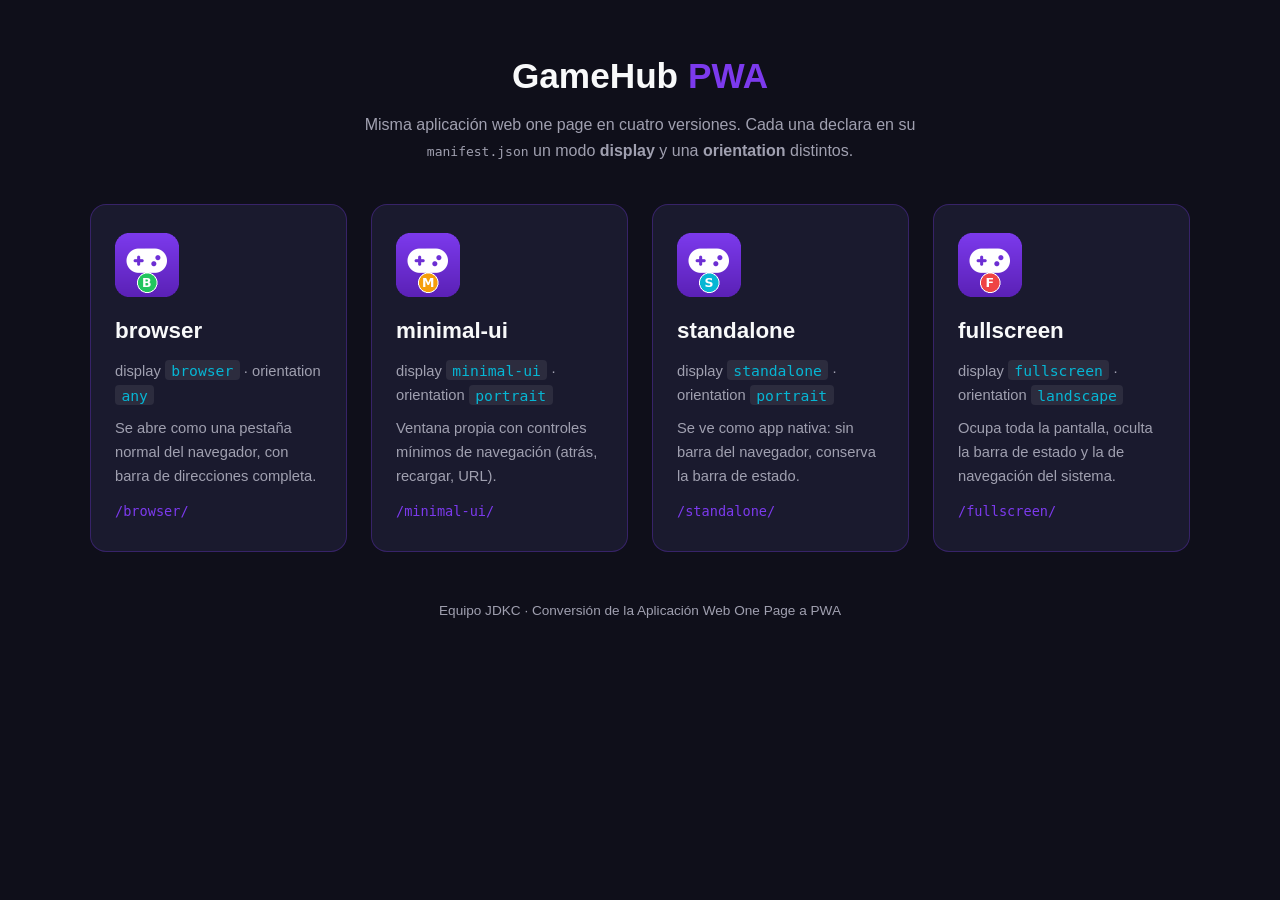
<file: index.html>
<!DOCTYPE html>
<html lang="es">
<head>
    <meta charset="UTF-8">
    <meta name="viewport" content="width=device-width, initial-scale=1.0">
    <title>GameHub PWA · Versiones display + orientation</title>
    <link rel="icon" type="image/png" href="favicon.png">
    <meta name="theme-color" content="#0f0f1a">
    <style>
        * { margin: 0; padding: 0; box-sizing: border-box; }
        body {
            font-family: 'Segoe UI', Tahoma, Geneva, Verdana, sans-serif;
            background: #0f0f1a; color: #f8f9fa; line-height: 1.6;
            min-height: 100vh; padding: 3rem 5%;
        }
        h1 { font-size: 2.2rem; text-align: center; }
        h1 span { color: #7c3aed; }
        .sub { text-align: center; color: #a0a0b0; margin: 0.5rem auto 2.5rem; max-width: 640px; }
        .grid { display: grid; grid-template-columns: repeat(auto-fit, minmax(230px, 1fr)); gap: 1.5rem; max-width: 1100px; margin: 0 auto; }
        a.card {
            display: block; text-decoration: none; color: inherit;
            background: #1a1a2e; border: 1px solid rgba(124, 58, 237, 0.3);
            border-radius: 16px; padding: 1.8rem 1.5rem; transition: all 0.3s ease;
        }
        a.card:hover { transform: translateY(-6px); border-color: #7c3aed; box-shadow: 0 10px 30px rgba(124, 58, 237, 0.3); }
        .card img { width: 64px; height: 64px; display: block; margin-bottom: 1rem; }
        .card h2 { font-size: 1.4rem; }
        .card code { background: rgba(255,255,255,0.08); padding: 0.1rem 0.4rem; border-radius: 4px; color: #06b6d4; }
        .card p { color: #a0a0b0; font-size: 0.92rem; margin-top: 0.6rem; }
        .ruta { font-family: monospace; font-size: 0.85rem; color: #7c3aed; margin-top: 0.8rem; }
        footer { text-align: center; color: #a0a0b0; font-size: 0.85rem; margin-top: 3rem; }
    </style>
</head>
<body>
    <h1>GameHub <span>PWA</span></h1>
    <p class="sub">Misma aplicación web one page en cuatro versiones. Cada una declara en su <code>manifest.json</code> un modo <b>display</b> y una <b>orientation</b> distintos.</p>

    <div class="grid">
        <a class="card" href="browser/">
            <img src="browser/icons/icon-128.png" alt="">
            <h2>browser</h2>
            <p>display <code>browser</code> · orientation <code>any</code></p>
            <p>Se abre como una pestaña normal del navegador, con barra de direcciones completa.</p>
            <div class="ruta">/browser/</div>
        </a>
        <a class="card" href="minimal-ui/">
            <img src="minimal-ui/icons/icon-128.png" alt="">
            <h2>minimal-ui</h2>
            <p>display <code>minimal-ui</code> · orientation <code>portrait</code></p>
            <p>Ventana propia con controles mínimos de navegación (atrás, recargar, URL).</p>
            <div class="ruta">/minimal-ui/</div>
        </a>
        <a class="card" href="standalone/">
            <img src="standalone/icons/icon-128.png" alt="">
            <h2>standalone</h2>
            <p>display <code>standalone</code> · orientation <code>portrait</code></p>
            <p>Se ve como app nativa: sin barra del navegador, conserva la barra de estado.</p>
            <div class="ruta">/standalone/</div>
        </a>
        <a class="card" href="fullscreen/">
            <img src="fullscreen/icons/icon-128.png" alt="">
            <h2>fullscreen</h2>
            <p>display <code>fullscreen</code> · orientation <code>landscape</code></p>
            <p>Ocupa toda la pantalla, oculta la barra de estado y la de navegación del sistema.</p>
            <div class="ruta">/fullscreen/</div>
        </a>
    </div>

    <footer>Equipo JDKC · Conversión de la Aplicación Web One Page a PWA</footer>
</body>
</html>
</file>
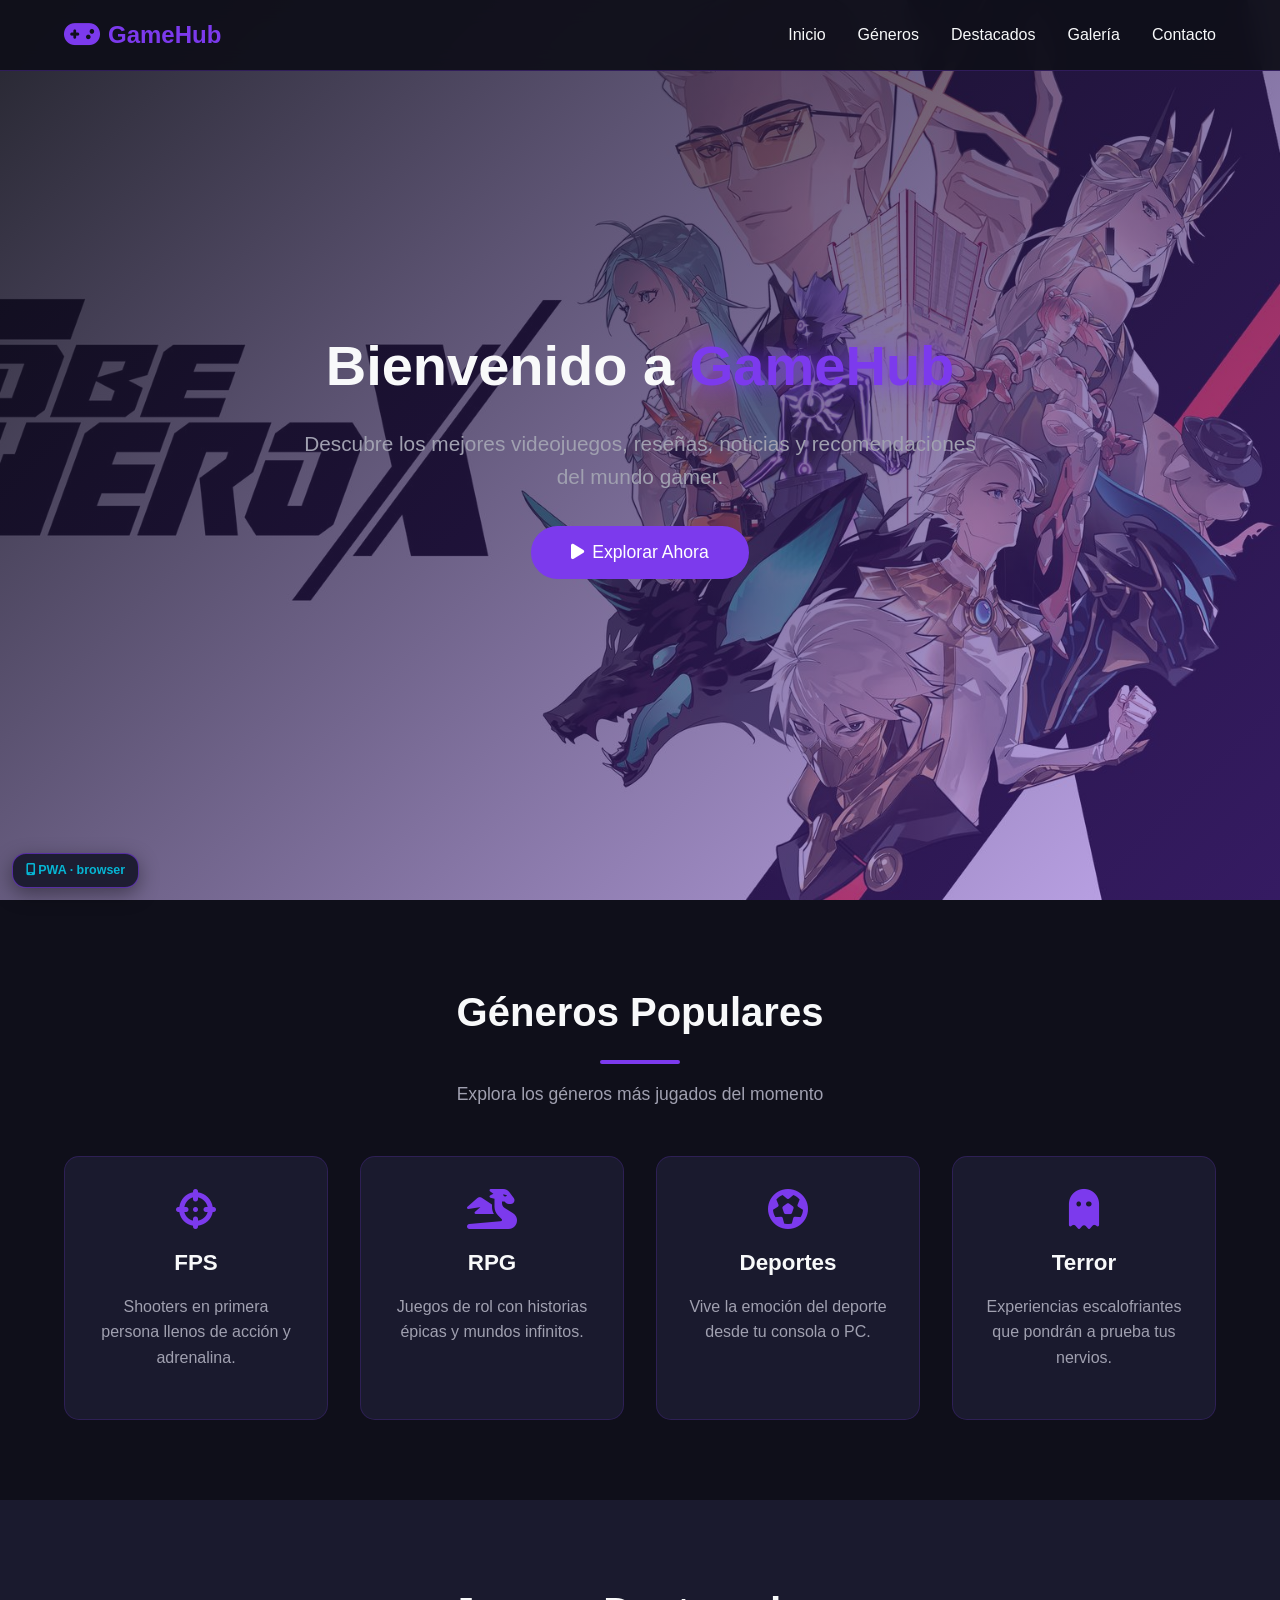
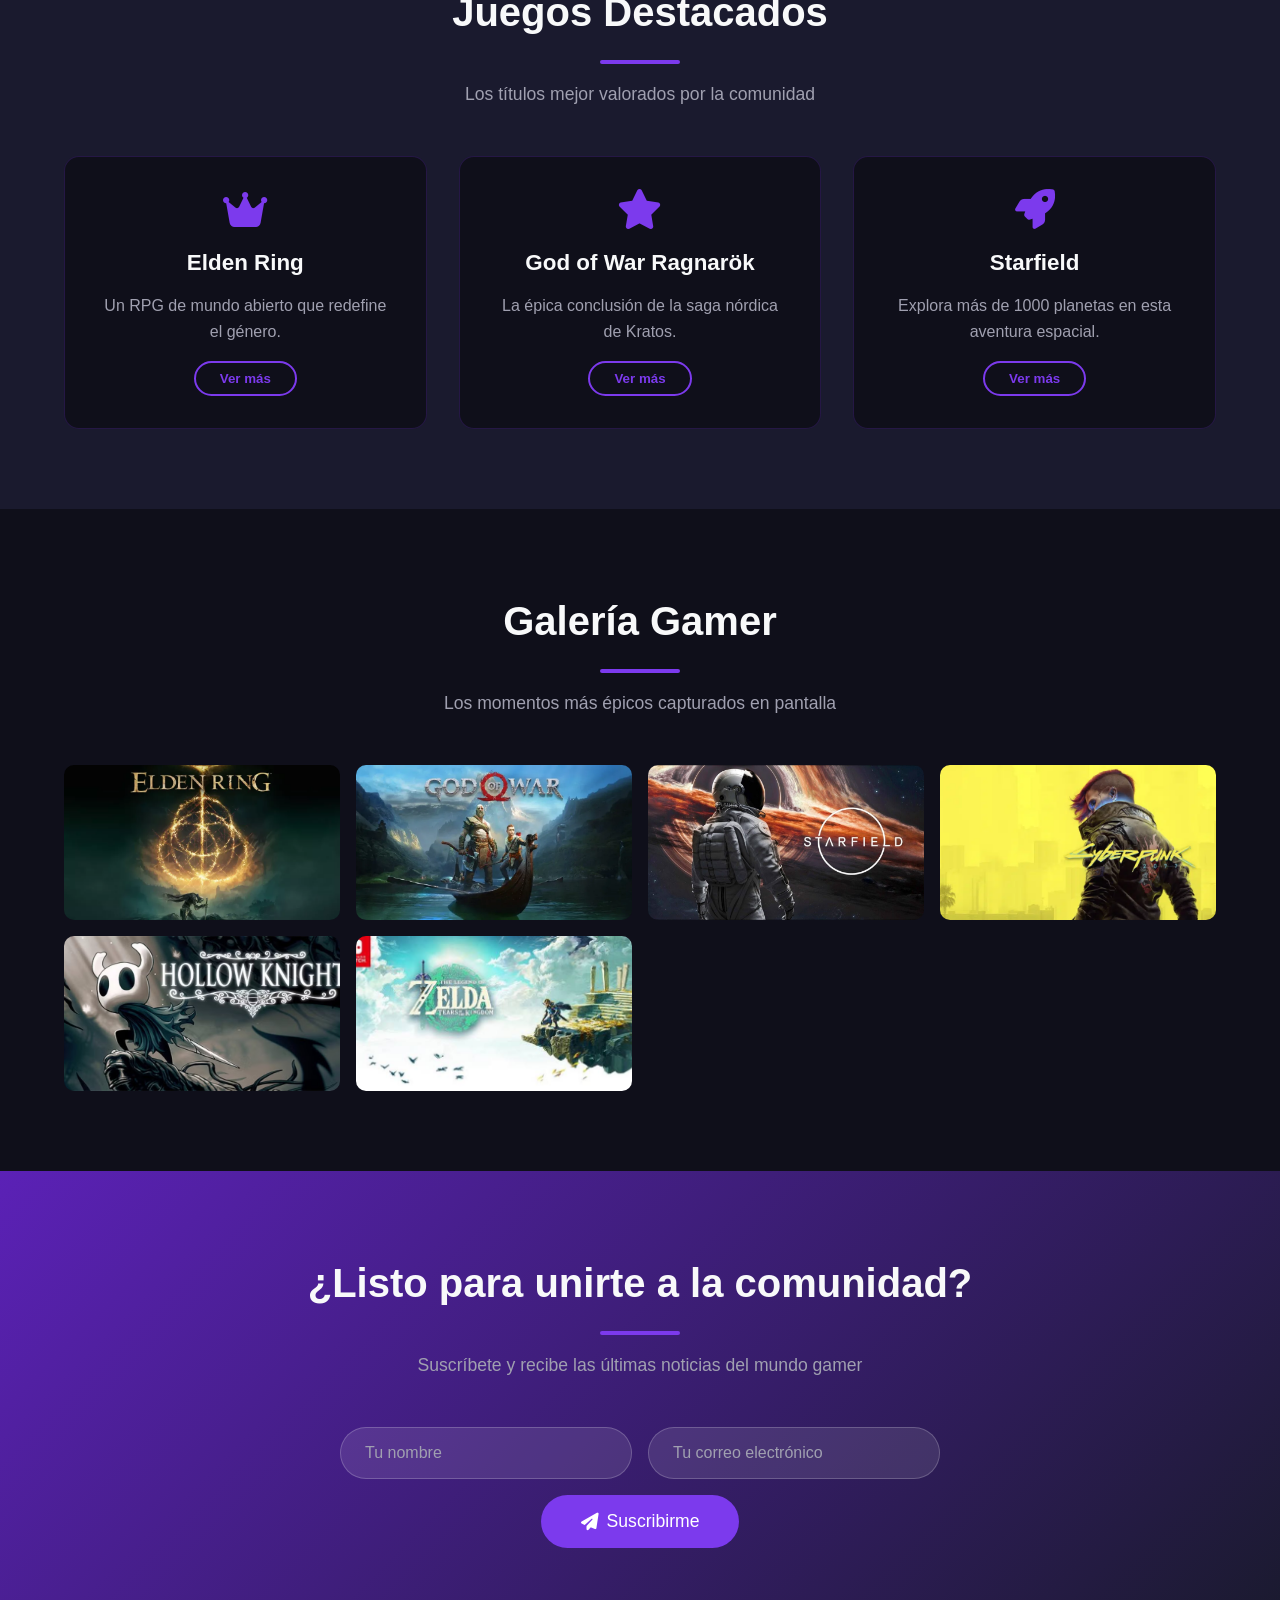
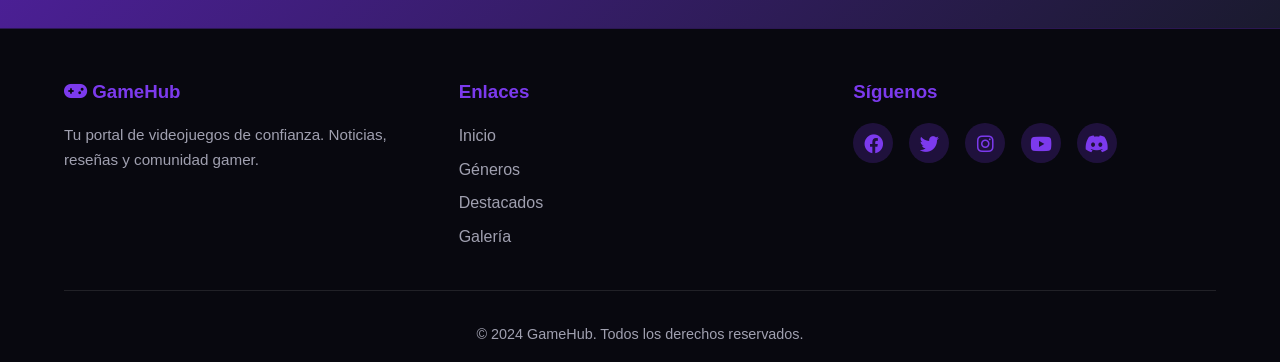
<file: browser/index.html>
<!DOCTYPE html>
<html lang="es">
<head>
    <meta charset="UTF-8">
    <meta name="viewport" content="width=device-width, initial-scale=1.0, viewport-fit=cover">
    <title>GameHub - Tu Portal de Videojuegos</title>
    <meta name="description" content="GameHub - Tu portal de videojuegos (PWA · browser · any)">
    <meta name="theme-color" content="#0f0f1a">

    <!-- ===== PWA: Web App Manifest ===== -->
    <link rel="manifest" href="manifest.json">
    <link rel="icon" type="image/png" sizes="32x32" href="icons/favicon-32.png">
    <link rel="apple-touch-icon" href="icons/apple-touch-icon.png">
    <meta name="apple-mobile-web-app-title" content="GameHub B">
    <meta name="apple-mobile-web-app-status-bar-style" content="black-translucent">

    <link rel="stylesheet" href="css/estilos.css">
    <link rel="stylesheet" href="css/pwa.css">
    <!-- Font Awesome local (antes CDN) para que los íconos funcionen sin conexión -->
    <link rel="stylesheet" href="vendor/fontawesome/css/all.min.css">
</head>
<body>

    <!-- ===== ENCABEZADO ===== -->
    <header class="header">
        <div class="logo">
            <i class="fas fa-gamepad"></i>
            <span>GameHub</span>
        </div>
        <nav class="nav" id="nav">
            <a href="#inicio">Inicio</a>
            <a href="#generos">Géneros</a>
            <a href="#destacados">Destacados</a>
            <a href="#galeria">Galería</a>
            <a href="#contacto">Contacto</a>
        </nav>
        <button class="btn-instalar" id="btnInstalar" hidden>
            <i class="fas fa-download"></i> Instalar
        </button>
        <button class="menu-toggle" id="menuToggle">
            <i class="fas fa-bars"></i>
        </button>
    </header>

    <!-- ===== HERO ===== -->
    <section id="inicio" class="hero">
        <div class="hero-content">
            <h1>Bienvenido a <span>GameHub</span></h1>
            <p>Descubre los mejores videojuegos, reseñas, noticias y recomendaciones del mundo gamer.</p>
            <button class="btn-primary" id="btnHero">
                <i class="fas fa-play"></i> Explorar Ahora
            </button>
        </div>
    </section>

    <!-- ===== SECCIÓN 1: GÉNEROS ===== -->
    <section id="generos" class="section">
        <h2 class="section-title">Géneros Populares</h2>
        <p class="section-subtitle">Explora los géneros más jugados del momento</p>
        <div class="cards">
            <div class="card">
                <i class="fas fa-crosshairs card-icon"></i>
                <h3>FPS</h3>
                <p>Shooters en primera persona llenos de acción y adrenalina.</p>
            </div>
            <div class="card">
                <i class="fas fa-dragon card-icon"></i>
                <h3>RPG</h3>
                <p>Juegos de rol con historias épicas y mundos infinitos.</p>
            </div>
            <div class="card">
                <i class="fas fa-futbol card-icon"></i>
                <h3>Deportes</h3>
                <p>Vive la emoción del deporte desde tu consola o PC.</p>
            </div>
            <div class="card">
                <i class="fas fa-ghost card-icon"></i>
                <h3>Terror</h3>
                <p>Experiencias escalofriantes que pondrán a prueba tus nervios.</p>
            </div>
        </div>
    </section>

    <!-- ===== SECCIÓN 2: DESTACADOS (CON BOTÓN VER MÁS) ===== -->
    <section id="destacados" class="section section-dark">
        <h2 class="section-title">Juegos Destacados</h2>
        <p class="section-subtitle">Los títulos mejor valorados por la comunidad</p>
        <div class="cards">
            <div class="card card-dark">
                <i class="fas fa-crown card-icon"></i>
                <h3>Elden Ring</h3>
                <p>Un RPG de mundo abierto que redefine el género.</p>
                <button class="btn-info" onclick="mostrarInfo('info1')">Ver más</button>
                <div class="info-extra" id="info1">
                    <p>Desarrollado por FromSoftware y publicado en 2022. Ganador de múltiples premios GOTY.</p>
                </div>
            </div>
            <div class="card card-dark">
                <i class="fas fa-star card-icon"></i>
                <h3>God of War Ragnarök</h3>
                <p>La épica conclusión de la saga nórdica de Kratos.</p>
                <button class="btn-info" onclick="mostrarInfo('info2')">Ver más</button>
                <div class="info-extra" id="info2">
                    <p>Secuela directa de God of War (2018). Disponible en PS4, PS5 y PC.</p>
                </div>
            </div>
            <div class="card card-dark">
                <i class="fas fa-rocket card-icon"></i>
                <h3>Starfield</h3>
                <p>Explora más de 1000 planetas en esta aventura espacial.</p>
                <button class="btn-info" onclick="mostrarInfo('info3')">Ver más</button>
                <div class="info-extra" id="info3">
                    <p>El primer universo nuevo de Bethesda en 25 años. Disponible en Xbox y PC.</p>
                </div>
            </div>
        </div>
    </section>

    <!-- ===== SECCIÓN 3: GALERÍA ===== -->
    <section id="galeria" class="section">
        <h2 class="section-title">Galería Gamer</h2>
        <p class="section-subtitle">Los momentos más épicos capturados en pantalla</p>
        <div class="galeria">
            <div class="galeria-item" onclick="abrirModal('img/juego1.jpg', 'Elden Ring')">
                <img src="img/juego1.jpg" alt="Elden Ring">
                <div class="overlay"><i class="fas fa-search-plus"></i></div>
            </div>
            <div class="galeria-item" onclick="abrirModal('img/juego2.jpg', 'God of War')">
                <img src="img/juego2.jpg" alt="God of War">
                <div class="overlay"><i class="fas fa-search-plus"></i></div>
            </div>
            <div class="galeria-item" onclick="abrirModal('img/juego3.jpg', 'Starfield')">
                <img src="img/juego3.jpg" alt="Starfield">
                <div class="overlay"><i class="fas fa-search-plus"></i></div>
            </div>
            <div class="galeria-item" onclick="abrirModal('img/juego4.jpg', 'Cyberpunk 2077')">
                <img src="img/juego4.jpg" alt="Cyberpunk 2077">
                <div class="overlay"><i class="fas fa-search-plus"></i></div>
            </div>
            <div class="galeria-item" onclick="abrirModal('img/juego5.jpg', 'Hollow Knight')">
                <img src="img/juego5.jpg" alt="Hollow Knight">
                <div class="overlay"><i class="fas fa-search-plus"></i></div>
            </div>
            <div class="galeria-item" onclick="abrirModal('img/juego6.jpg', 'Zelda TOTK')">
                <img src="img/juego6.jpg" alt="Zelda TOTK">
                <div class="overlay"><i class="fas fa-search-plus"></i></div>
            </div>
        </div>
    </section>

    <!-- ===== SECCIÓN 4: CONTACTO / CTA ===== -->
    <section id="contacto" class="section section-cta">
        <h2 class="section-title">¿Listo para unirte a la comunidad?</h2>
        <p class="section-subtitle">Suscríbete y recibe las últimas noticias del mundo gamer</p>
        <form class="form-contacto" id="formContacto">
            <input type="text" placeholder="Tu nombre" required>
            <input type="email" placeholder="Tu correo electrónico" required>
            <button type="submit" class="btn-primary">
                <i class="fas fa-paper-plane"></i> Suscribirme
            </button>
        </form>
    </section>

    <!-- ===== FOOTER ===== -->
    <footer class="footer">
        <div class="footer-content">
            <div class="footer-col">
                <h3><i class="fas fa-gamepad"></i> GameHub</h3>
                <p>Tu portal de videojuegos de confianza. Noticias, reseñas y comunidad gamer.</p>
            </div>
            <div class="footer-col">
                <h3>Enlaces</h3>
                <a href="#inicio">Inicio</a>
                <a href="#generos">Géneros</a>
                <a href="#destacados">Destacados</a>
                <a href="#galeria">Galería</a>
            </div>
            <div class="footer-col">
                <h3>Síguenos</h3>
                <div class="social">
                    <a href="#"><i class="fab fa-facebook"></i></a>
                    <a href="#"><i class="fab fa-twitter"></i></a>
                    <a href="#"><i class="fab fa-instagram"></i></a>
                    <a href="#"><i class="fab fa-youtube"></i></a>
                    <a href="#"><i class="fab fa-discord"></i></a>
                </div>
            </div>
        </div>
        <div class="footer-bottom">
            <p>&copy; 2024 GameHub. Todos los derechos reservados.</p>
        </div>
    </footer>

    <!-- ===== MODAL ===== -->
    <div class="modal" id="modal">
        <span class="modal-close" onclick="cerrarModal()">&times;</span>
        <img class="modal-content" id="modalImg">
        <p class="modal-caption" id="modalCaption"></p>
    </div>

    <!-- ===== PWA: indicador de display / orientation y avisos ===== -->
    <div class="pwa-chip" id="pwaChip" title="Toca para ver detalles"></div>
    <div class="pwa-toast" id="pwaToast"></div>

    <script>
        // Valores declarados en manifest.json de esta versión
        window.PWA_CONFIG = { display: 'browser', orientation: 'any' };
    </script>
    <script src="js/app.js"></script>
    <script src="js/pwa.js"></script>
</body>
</html>
</file>
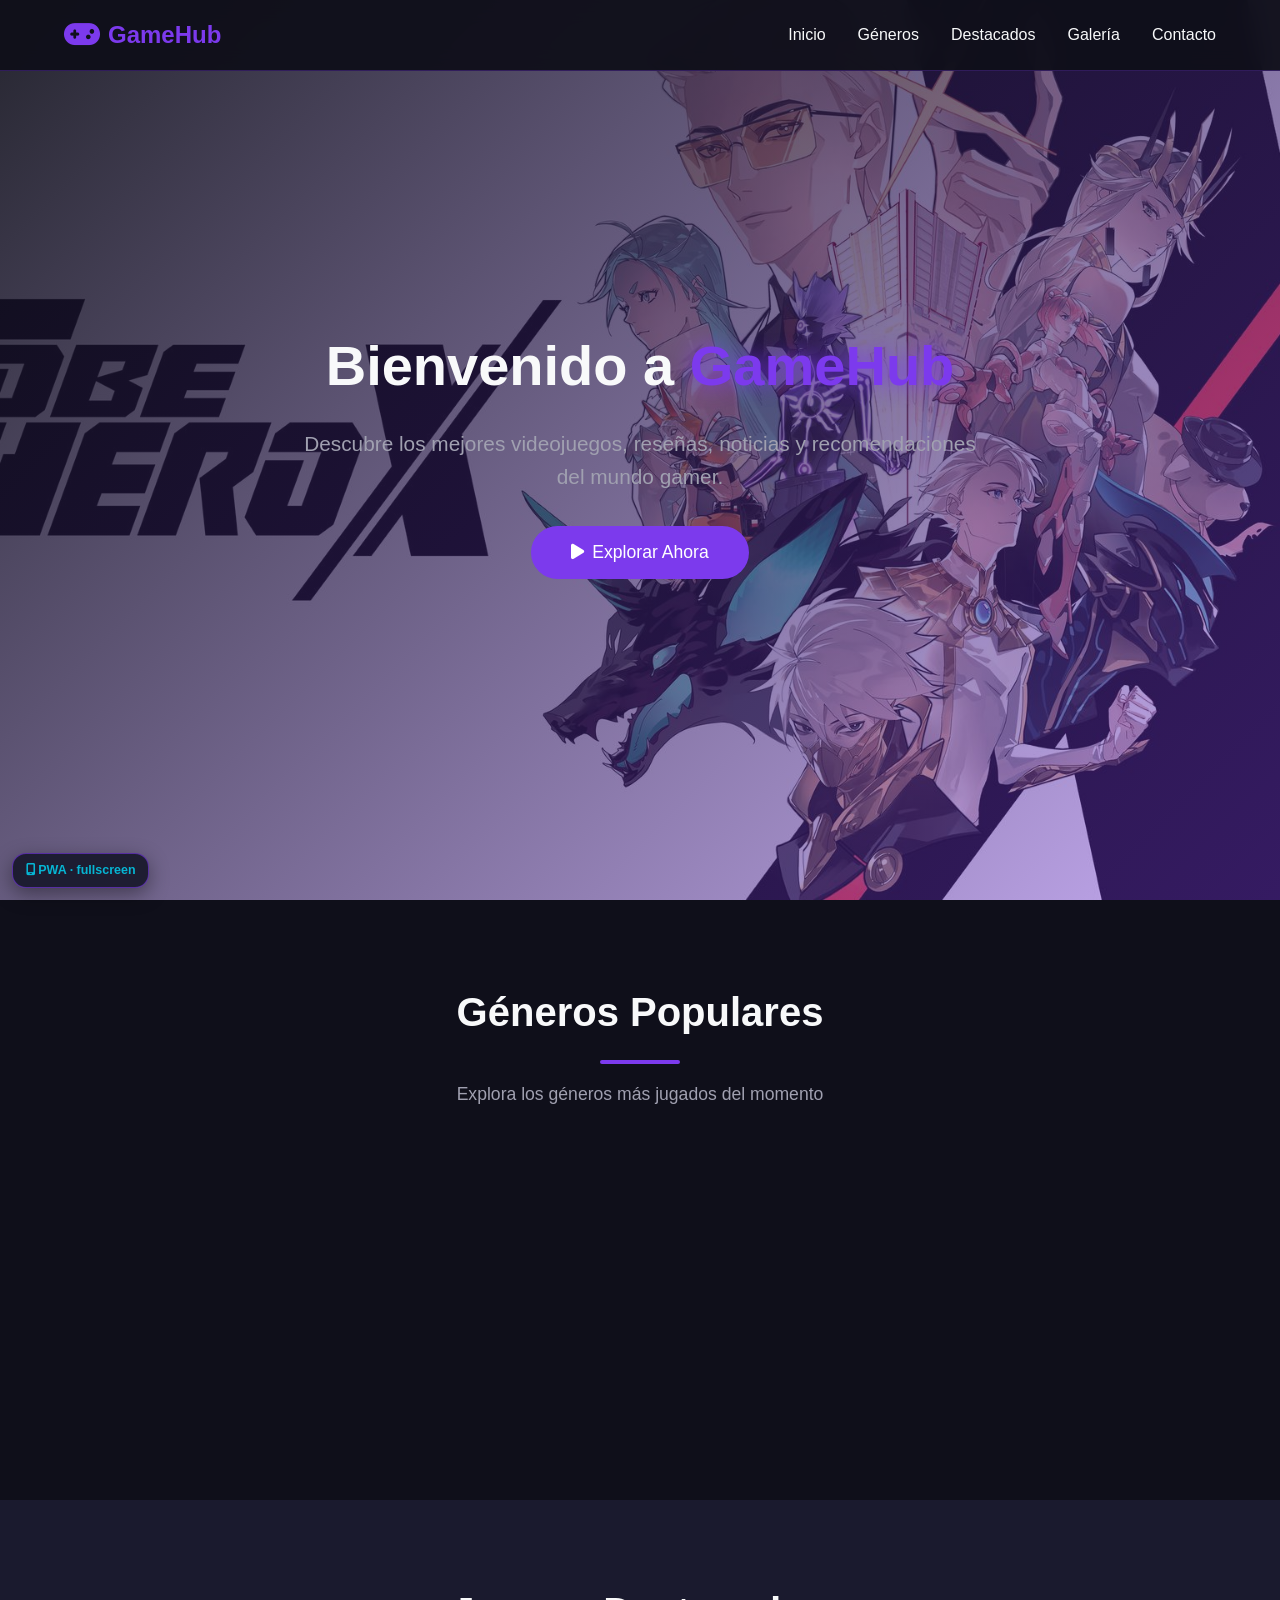
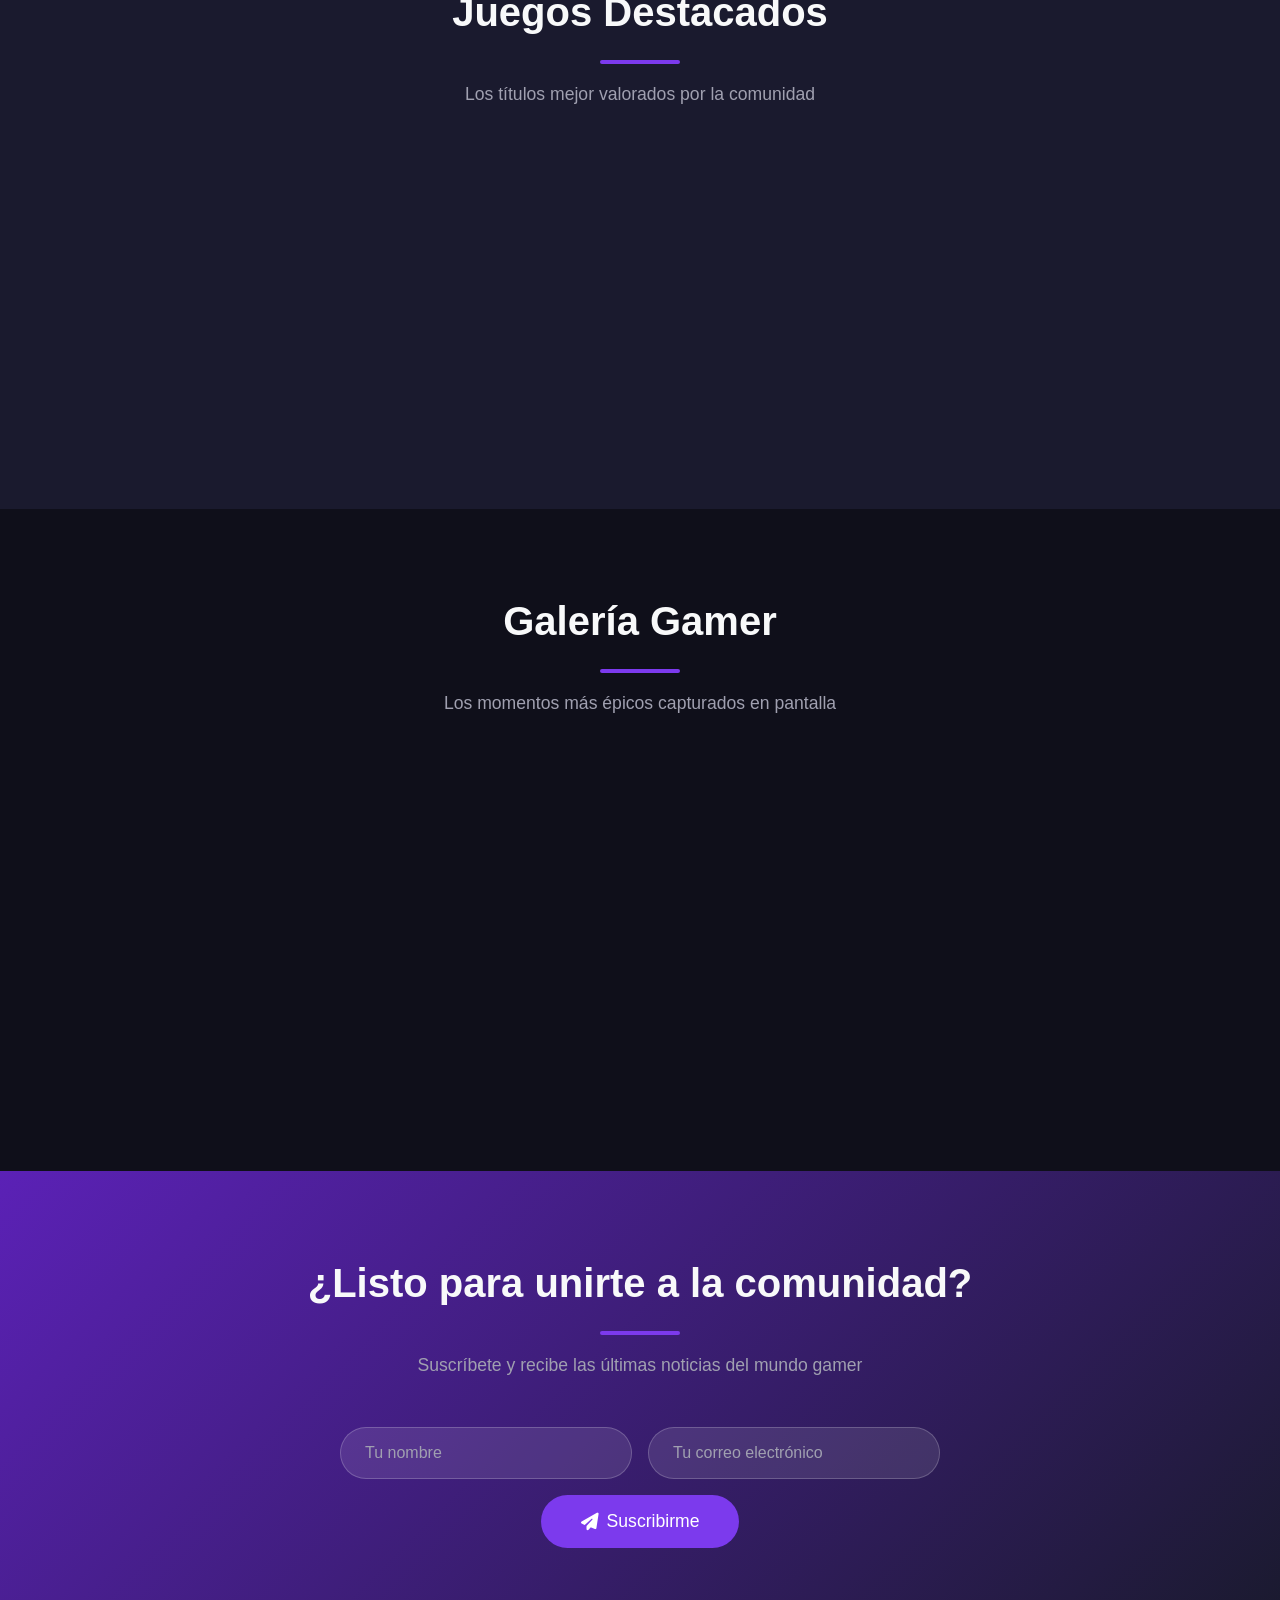
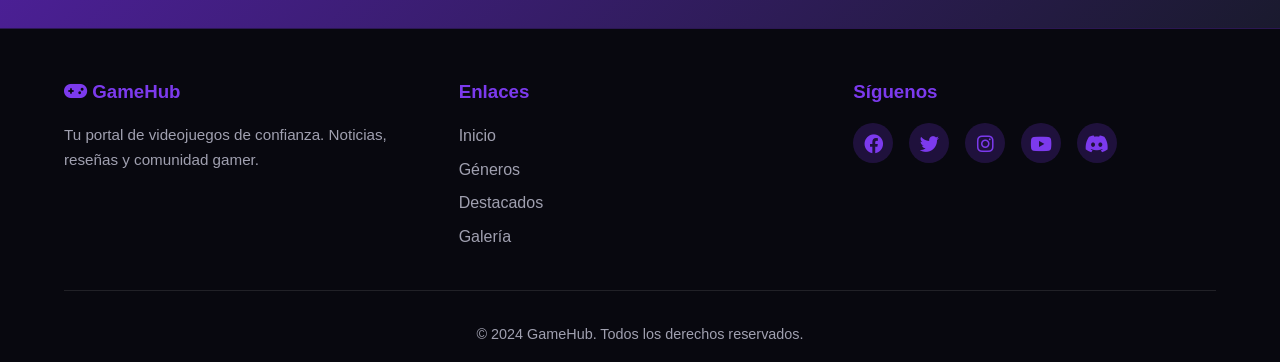
<file: fullscreen/index.html>
<!DOCTYPE html>
<html lang="es">
<head>
    <meta charset="UTF-8">
    <meta name="viewport" content="width=device-width, initial-scale=1.0, viewport-fit=cover">
    <title>GameHub - Tu Portal de Videojuegos</title>
    <meta name="description" content="GameHub - Tu portal de videojuegos (PWA · fullscreen · landscape)">
    <meta name="theme-color" content="#0f0f1a">

    <!-- ===== PWA: Web App Manifest ===== -->
    <link rel="manifest" href="manifest.json">
    <link rel="icon" type="image/png" sizes="32x32" href="icons/favicon-32.png">
    <link rel="apple-touch-icon" href="icons/apple-touch-icon.png">
    <meta name="apple-mobile-web-app-title" content="GameHub F">
    <meta name="apple-mobile-web-app-status-bar-style" content="black-translucent">

    <link rel="stylesheet" href="css/estilos.css">
    <link rel="stylesheet" href="css/pwa.css">
    <!-- Font Awesome local (antes CDN) para que los íconos funcionen sin conexión -->
    <link rel="stylesheet" href="vendor/fontawesome/css/all.min.css">
</head>
<body>

    <!-- ===== ENCABEZADO ===== -->
    <header class="header">
        <div class="logo">
            <i class="fas fa-gamepad"></i>
            <span>GameHub</span>
        </div>
        <nav class="nav" id="nav">
            <a href="#inicio">Inicio</a>
            <a href="#generos">Géneros</a>
            <a href="#destacados">Destacados</a>
            <a href="#galeria">Galería</a>
            <a href="#contacto">Contacto</a>
        </nav>
        <button class="btn-instalar" id="btnInstalar" hidden>
            <i class="fas fa-download"></i> Instalar
        </button>
        <button class="menu-toggle" id="menuToggle">
            <i class="fas fa-bars"></i>
        </button>
    </header>

    <!-- ===== HERO ===== -->
    <section id="inicio" class="hero">
        <div class="hero-content">
            <h1>Bienvenido a <span>GameHub</span></h1>
            <p>Descubre los mejores videojuegos, reseñas, noticias y recomendaciones del mundo gamer.</p>
            <button class="btn-primary" id="btnHero">
                <i class="fas fa-play"></i> Explorar Ahora
            </button>
        </div>
    </section>

    <!-- ===== SECCIÓN 1: GÉNEROS ===== -->
    <section id="generos" class="section">
        <h2 class="section-title">Géneros Populares</h2>
        <p class="section-subtitle">Explora los géneros más jugados del momento</p>
        <div class="cards">
            <div class="card">
                <i class="fas fa-crosshairs card-icon"></i>
                <h3>FPS</h3>
                <p>Shooters en primera persona llenos de acción y adrenalina.</p>
            </div>
            <div class="card">
                <i class="fas fa-dragon card-icon"></i>
                <h3>RPG</h3>
                <p>Juegos de rol con historias épicas y mundos infinitos.</p>
            </div>
            <div class="card">
                <i class="fas fa-futbol card-icon"></i>
                <h3>Deportes</h3>
                <p>Vive la emoción del deporte desde tu consola o PC.</p>
            </div>
            <div class="card">
                <i class="fas fa-ghost card-icon"></i>
                <h3>Terror</h3>
                <p>Experiencias escalofriantes que pondrán a prueba tus nervios.</p>
            </div>
        </div>
    </section>

    <!-- ===== SECCIÓN 2: DESTACADOS (CON BOTÓN VER MÁS) ===== -->
    <section id="destacados" class="section section-dark">
        <h2 class="section-title">Juegos Destacados</h2>
        <p class="section-subtitle">Los títulos mejor valorados por la comunidad</p>
        <div class="cards">
            <div class="card card-dark">
                <i class="fas fa-crown card-icon"></i>
                <h3>Elden Ring</h3>
                <p>Un RPG de mundo abierto que redefine el género.</p>
                <button class="btn-info" onclick="mostrarInfo('info1')">Ver más</button>
                <div class="info-extra" id="info1">
                    <p>Desarrollado por FromSoftware y publicado en 2022. Ganador de múltiples premios GOTY.</p>
                </div>
            </div>
            <div class="card card-dark">
                <i class="fas fa-star card-icon"></i>
                <h3>God of War Ragnarök</h3>
                <p>La épica conclusión de la saga nórdica de Kratos.</p>
                <button class="btn-info" onclick="mostrarInfo('info2')">Ver más</button>
                <div class="info-extra" id="info2">
                    <p>Secuela directa de God of War (2018). Disponible en PS4, PS5 y PC.</p>
                </div>
            </div>
            <div class="card card-dark">
                <i class="fas fa-rocket card-icon"></i>
                <h3>Starfield</h3>
                <p>Explora más de 1000 planetas en esta aventura espacial.</p>
                <button class="btn-info" onclick="mostrarInfo('info3')">Ver más</button>
                <div class="info-extra" id="info3">
                    <p>El primer universo nuevo de Bethesda en 25 años. Disponible en Xbox y PC.</p>
                </div>
            </div>
        </div>
    </section>

    <!-- ===== SECCIÓN 3: GALERÍA ===== -->
    <section id="galeria" class="section">
        <h2 class="section-title">Galería Gamer</h2>
        <p class="section-subtitle">Los momentos más épicos capturados en pantalla</p>
        <div class="galeria">
            <div class="galeria-item" onclick="abrirModal('img/juego1.jpg', 'Elden Ring')">
                <img src="img/juego1.jpg" alt="Elden Ring">
                <div class="overlay"><i class="fas fa-search-plus"></i></div>
            </div>
            <div class="galeria-item" onclick="abrirModal('img/juego2.jpg', 'God of War')">
                <img src="img/juego2.jpg" alt="God of War">
                <div class="overlay"><i class="fas fa-search-plus"></i></div>
            </div>
            <div class="galeria-item" onclick="abrirModal('img/juego3.jpg', 'Starfield')">
                <img src="img/juego3.jpg" alt="Starfield">
                <div class="overlay"><i class="fas fa-search-plus"></i></div>
            </div>
            <div class="galeria-item" onclick="abrirModal('img/juego4.jpg', 'Cyberpunk 2077')">
                <img src="img/juego4.jpg" alt="Cyberpunk 2077">
                <div class="overlay"><i class="fas fa-search-plus"></i></div>
            </div>
            <div class="galeria-item" onclick="abrirModal('img/juego5.jpg', 'Hollow Knight')">
                <img src="img/juego5.jpg" alt="Hollow Knight">
                <div class="overlay"><i class="fas fa-search-plus"></i></div>
            </div>
            <div class="galeria-item" onclick="abrirModal('img/juego6.jpg', 'Zelda TOTK')">
                <img src="img/juego6.jpg" alt="Zelda TOTK">
                <div class="overlay"><i class="fas fa-search-plus"></i></div>
            </div>
        </div>
    </section>

    <!-- ===== SECCIÓN 4: CONTACTO / CTA ===== -->
    <section id="contacto" class="section section-cta">
        <h2 class="section-title">¿Listo para unirte a la comunidad?</h2>
        <p class="section-subtitle">Suscríbete y recibe las últimas noticias del mundo gamer</p>
        <form class="form-contacto" id="formContacto">
            <input type="text" placeholder="Tu nombre" required>
            <input type="email" placeholder="Tu correo electrónico" required>
            <button type="submit" class="btn-primary">
                <i class="fas fa-paper-plane"></i> Suscribirme
            </button>
        </form>
    </section>

    <!-- ===== FOOTER ===== -->
    <footer class="footer">
        <div class="footer-content">
            <div class="footer-col">
                <h3><i class="fas fa-gamepad"></i> GameHub</h3>
                <p>Tu portal de videojuegos de confianza. Noticias, reseñas y comunidad gamer.</p>
            </div>
            <div class="footer-col">
                <h3>Enlaces</h3>
                <a href="#inicio">Inicio</a>
                <a href="#generos">Géneros</a>
                <a href="#destacados">Destacados</a>
                <a href="#galeria">Galería</a>
            </div>
            <div class="footer-col">
                <h3>Síguenos</h3>
                <div class="social">
                    <a href="#"><i class="fab fa-facebook"></i></a>
                    <a href="#"><i class="fab fa-twitter"></i></a>
                    <a href="#"><i class="fab fa-instagram"></i></a>
                    <a href="#"><i class="fab fa-youtube"></i></a>
                    <a href="#"><i class="fab fa-discord"></i></a>
                </div>
            </div>
        </div>
        <div class="footer-bottom">
            <p>&copy; 2024 GameHub. Todos los derechos reservados.</p>
        </div>
    </footer>

    <!-- ===== MODAL ===== -->
    <div class="modal" id="modal">
        <span class="modal-close" onclick="cerrarModal()">&times;</span>
        <img class="modal-content" id="modalImg">
        <p class="modal-caption" id="modalCaption"></p>
    </div>

    <!-- ===== PWA: indicador de display / orientation y avisos ===== -->
    <div class="pwa-chip" id="pwaChip" title="Toca para ver detalles"></div>
    <div class="pwa-toast" id="pwaToast"></div>

    <script>
        // Valores declarados en manifest.json de esta versión
        window.PWA_CONFIG = { display: 'fullscreen', orientation: 'landscape' };
    </script>
    <script src="js/app.js"></script>
    <script src="js/pwa.js"></script>
</body>
</html>
</file>
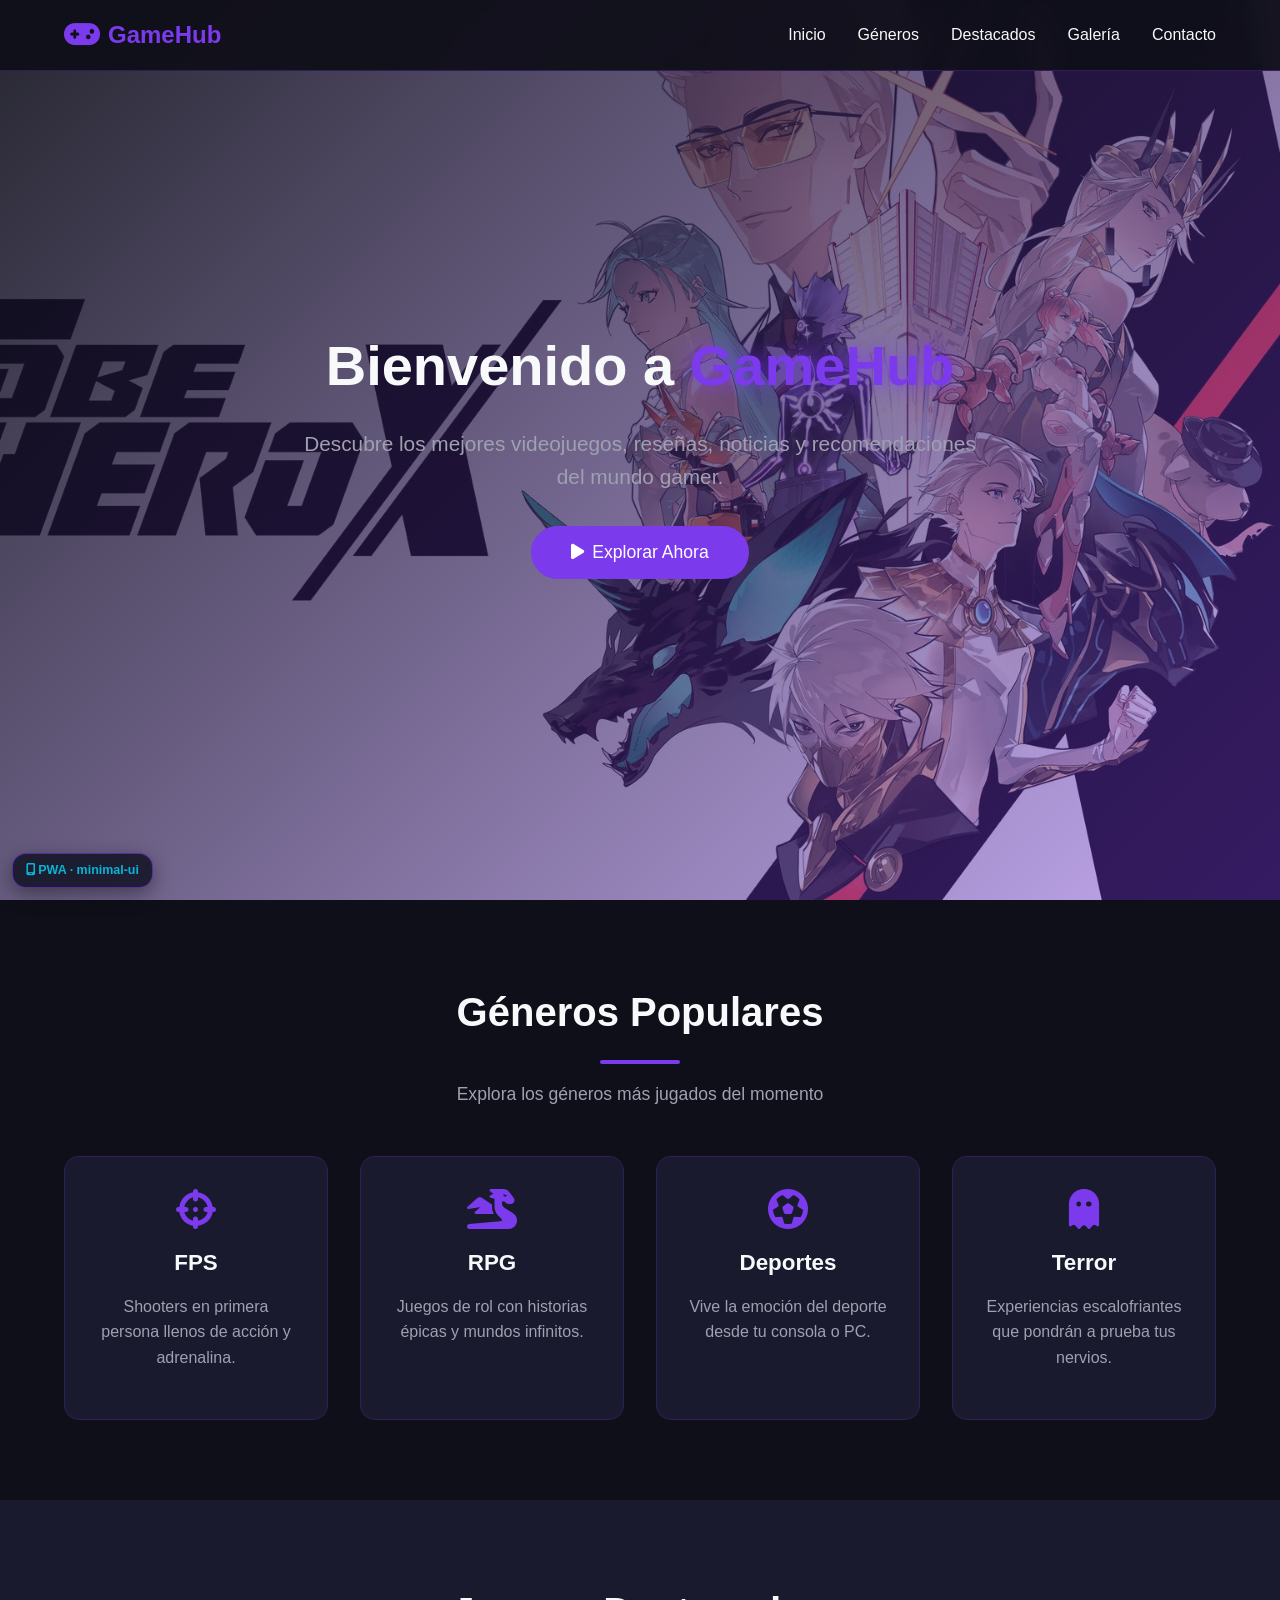
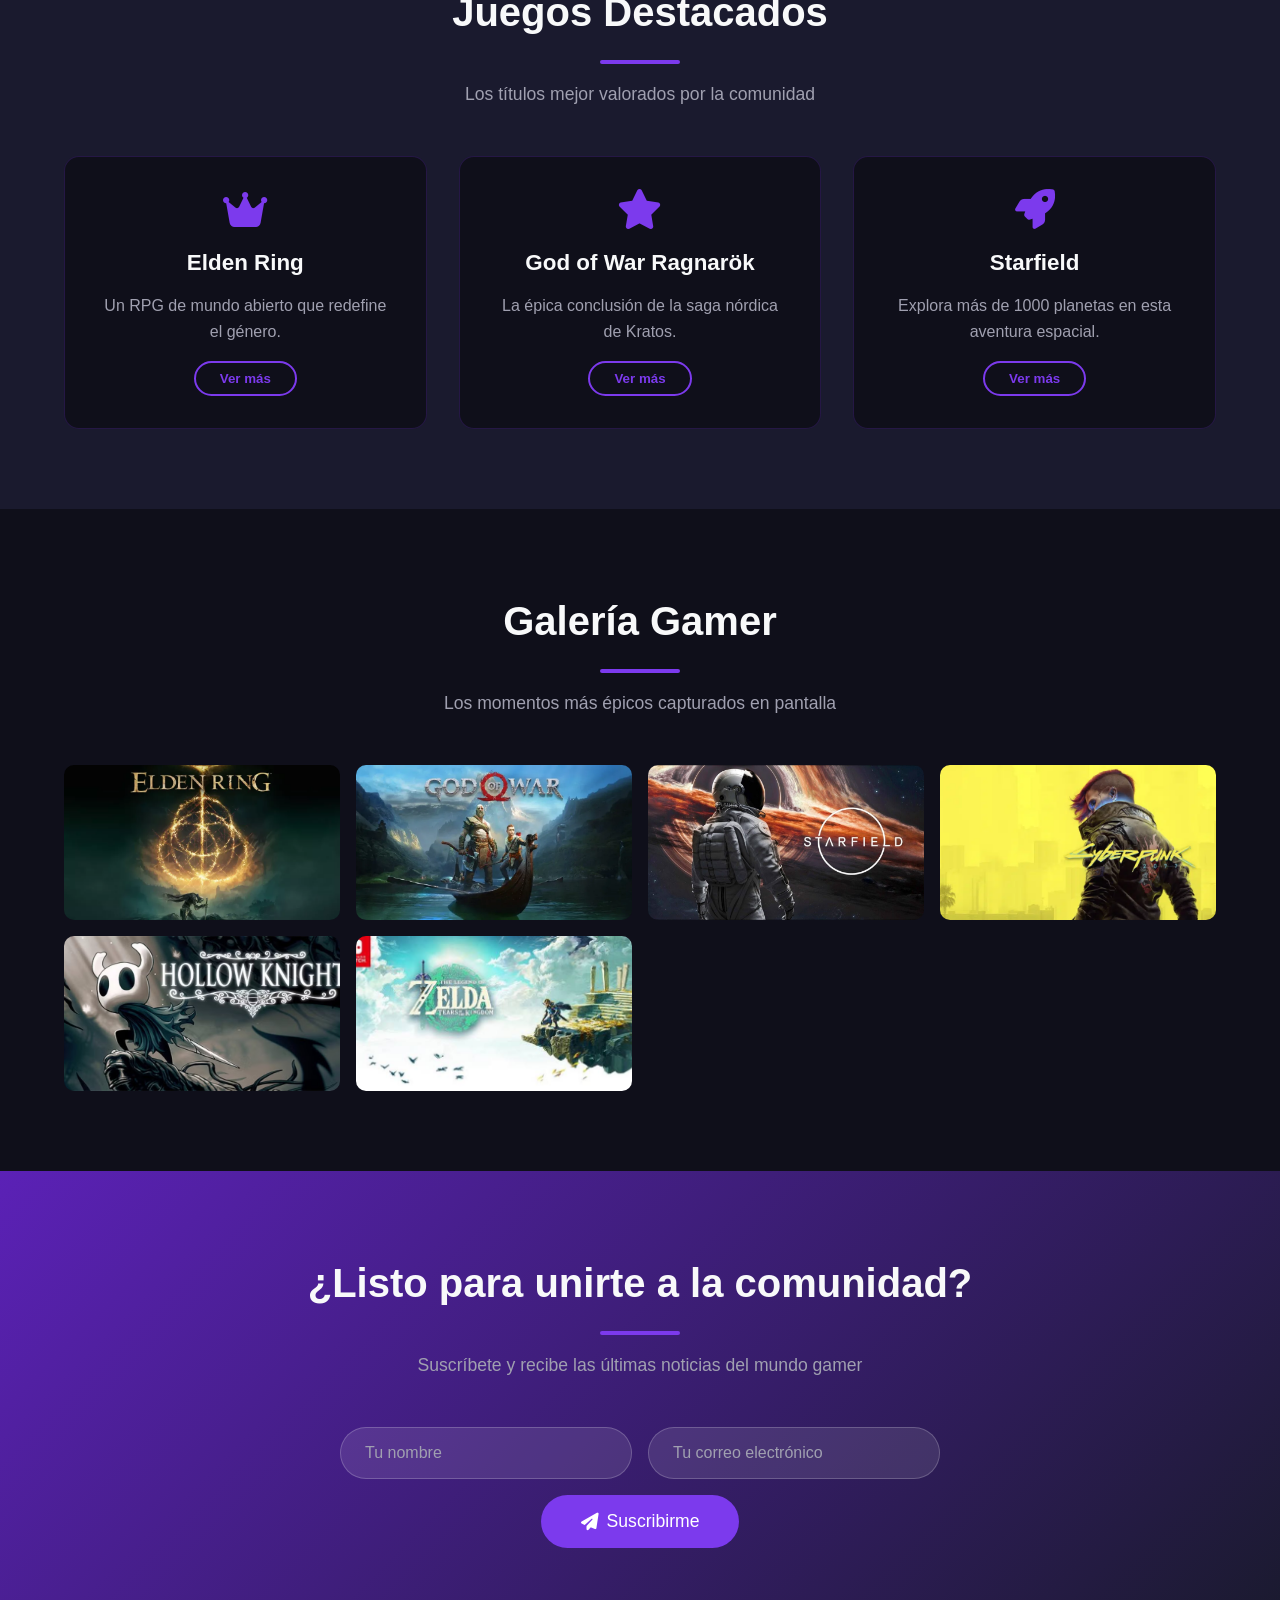
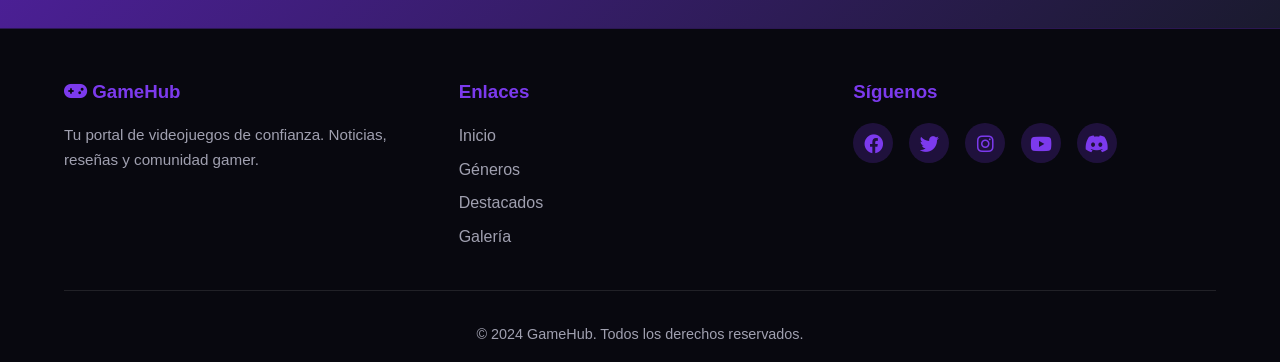
<file: minimal-ui/index.html>
<!DOCTYPE html>
<html lang="es">
<head>
    <meta charset="UTF-8">
    <meta name="viewport" content="width=device-width, initial-scale=1.0, viewport-fit=cover">
    <title>GameHub - Tu Portal de Videojuegos</title>
    <meta name="description" content="GameHub - Tu portal de videojuegos (PWA · minimal-ui · portrait)">
    <meta name="theme-color" content="#0f0f1a">

    <!-- ===== PWA: Web App Manifest ===== -->
    <link rel="manifest" href="manifest.json">
    <link rel="icon" type="image/png" sizes="32x32" href="icons/favicon-32.png">
    <link rel="apple-touch-icon" href="icons/apple-touch-icon.png">
    <meta name="apple-mobile-web-app-title" content="GameHub M">
    <meta name="apple-mobile-web-app-status-bar-style" content="black-translucent">

    <link rel="stylesheet" href="css/estilos.css">
    <link rel="stylesheet" href="css/pwa.css">
    <!-- Font Awesome local (antes CDN) para que los íconos funcionen sin conexión -->
    <link rel="stylesheet" href="vendor/fontawesome/css/all.min.css">
</head>
<body>

    <!-- ===== ENCABEZADO ===== -->
    <header class="header">
        <div class="logo">
            <i class="fas fa-gamepad"></i>
            <span>GameHub</span>
        </div>
        <nav class="nav" id="nav">
            <a href="#inicio">Inicio</a>
            <a href="#generos">Géneros</a>
            <a href="#destacados">Destacados</a>
            <a href="#galeria">Galería</a>
            <a href="#contacto">Contacto</a>
        </nav>
        <button class="btn-instalar" id="btnInstalar" hidden>
            <i class="fas fa-download"></i> Instalar
        </button>
        <button class="menu-toggle" id="menuToggle">
            <i class="fas fa-bars"></i>
        </button>
    </header>

    <!-- ===== HERO ===== -->
    <section id="inicio" class="hero">
        <div class="hero-content">
            <h1>Bienvenido a <span>GameHub</span></h1>
            <p>Descubre los mejores videojuegos, reseñas, noticias y recomendaciones del mundo gamer.</p>
            <button class="btn-primary" id="btnHero">
                <i class="fas fa-play"></i> Explorar Ahora
            </button>
        </div>
    </section>

    <!-- ===== SECCIÓN 1: GÉNEROS ===== -->
    <section id="generos" class="section">
        <h2 class="section-title">Géneros Populares</h2>
        <p class="section-subtitle">Explora los géneros más jugados del momento</p>
        <div class="cards">
            <div class="card">
                <i class="fas fa-crosshairs card-icon"></i>
                <h3>FPS</h3>
                <p>Shooters en primera persona llenos de acción y adrenalina.</p>
            </div>
            <div class="card">
                <i class="fas fa-dragon card-icon"></i>
                <h3>RPG</h3>
                <p>Juegos de rol con historias épicas y mundos infinitos.</p>
            </div>
            <div class="card">
                <i class="fas fa-futbol card-icon"></i>
                <h3>Deportes</h3>
                <p>Vive la emoción del deporte desde tu consola o PC.</p>
            </div>
            <div class="card">
                <i class="fas fa-ghost card-icon"></i>
                <h3>Terror</h3>
                <p>Experiencias escalofriantes que pondrán a prueba tus nervios.</p>
            </div>
        </div>
    </section>

    <!-- ===== SECCIÓN 2: DESTACADOS (CON BOTÓN VER MÁS) ===== -->
    <section id="destacados" class="section section-dark">
        <h2 class="section-title">Juegos Destacados</h2>
        <p class="section-subtitle">Los títulos mejor valorados por la comunidad</p>
        <div class="cards">
            <div class="card card-dark">
                <i class="fas fa-crown card-icon"></i>
                <h3>Elden Ring</h3>
                <p>Un RPG de mundo abierto que redefine el género.</p>
                <button class="btn-info" onclick="mostrarInfo('info1')">Ver más</button>
                <div class="info-extra" id="info1">
                    <p>Desarrollado por FromSoftware y publicado en 2022. Ganador de múltiples premios GOTY.</p>
                </div>
            </div>
            <div class="card card-dark">
                <i class="fas fa-star card-icon"></i>
                <h3>God of War Ragnarök</h3>
                <p>La épica conclusión de la saga nórdica de Kratos.</p>
                <button class="btn-info" onclick="mostrarInfo('info2')">Ver más</button>
                <div class="info-extra" id="info2">
                    <p>Secuela directa de God of War (2018). Disponible en PS4, PS5 y PC.</p>
                </div>
            </div>
            <div class="card card-dark">
                <i class="fas fa-rocket card-icon"></i>
                <h3>Starfield</h3>
                <p>Explora más de 1000 planetas en esta aventura espacial.</p>
                <button class="btn-info" onclick="mostrarInfo('info3')">Ver más</button>
                <div class="info-extra" id="info3">
                    <p>El primer universo nuevo de Bethesda en 25 años. Disponible en Xbox y PC.</p>
                </div>
            </div>
        </div>
    </section>

    <!-- ===== SECCIÓN 3: GALERÍA ===== -->
    <section id="galeria" class="section">
        <h2 class="section-title">Galería Gamer</h2>
        <p class="section-subtitle">Los momentos más épicos capturados en pantalla</p>
        <div class="galeria">
            <div class="galeria-item" onclick="abrirModal('img/juego1.jpg', 'Elden Ring')">
                <img src="img/juego1.jpg" alt="Elden Ring">
                <div class="overlay"><i class="fas fa-search-plus"></i></div>
            </div>
            <div class="galeria-item" onclick="abrirModal('img/juego2.jpg', 'God of War')">
                <img src="img/juego2.jpg" alt="God of War">
                <div class="overlay"><i class="fas fa-search-plus"></i></div>
            </div>
            <div class="galeria-item" onclick="abrirModal('img/juego3.jpg', 'Starfield')">
                <img src="img/juego3.jpg" alt="Starfield">
                <div class="overlay"><i class="fas fa-search-plus"></i></div>
            </div>
            <div class="galeria-item" onclick="abrirModal('img/juego4.jpg', 'Cyberpunk 2077')">
                <img src="img/juego4.jpg" alt="Cyberpunk 2077">
                <div class="overlay"><i class="fas fa-search-plus"></i></div>
            </div>
            <div class="galeria-item" onclick="abrirModal('img/juego5.jpg', 'Hollow Knight')">
                <img src="img/juego5.jpg" alt="Hollow Knight">
                <div class="overlay"><i class="fas fa-search-plus"></i></div>
            </div>
            <div class="galeria-item" onclick="abrirModal('img/juego6.jpg', 'Zelda TOTK')">
                <img src="img/juego6.jpg" alt="Zelda TOTK">
                <div class="overlay"><i class="fas fa-search-plus"></i></div>
            </div>
        </div>
    </section>

    <!-- ===== SECCIÓN 4: CONTACTO / CTA ===== -->
    <section id="contacto" class="section section-cta">
        <h2 class="section-title">¿Listo para unirte a la comunidad?</h2>
        <p class="section-subtitle">Suscríbete y recibe las últimas noticias del mundo gamer</p>
        <form class="form-contacto" id="formContacto">
            <input type="text" placeholder="Tu nombre" required>
            <input type="email" placeholder="Tu correo electrónico" required>
            <button type="submit" class="btn-primary">
                <i class="fas fa-paper-plane"></i> Suscribirme
            </button>
        </form>
    </section>

    <!-- ===== FOOTER ===== -->
    <footer class="footer">
        <div class="footer-content">
            <div class="footer-col">
                <h3><i class="fas fa-gamepad"></i> GameHub</h3>
                <p>Tu portal de videojuegos de confianza. Noticias, reseñas y comunidad gamer.</p>
            </div>
            <div class="footer-col">
                <h3>Enlaces</h3>
                <a href="#inicio">Inicio</a>
                <a href="#generos">Géneros</a>
                <a href="#destacados">Destacados</a>
                <a href="#galeria">Galería</a>
            </div>
            <div class="footer-col">
                <h3>Síguenos</h3>
                <div class="social">
                    <a href="#"><i class="fab fa-facebook"></i></a>
                    <a href="#"><i class="fab fa-twitter"></i></a>
                    <a href="#"><i class="fab fa-instagram"></i></a>
                    <a href="#"><i class="fab fa-youtube"></i></a>
                    <a href="#"><i class="fab fa-discord"></i></a>
                </div>
            </div>
        </div>
        <div class="footer-bottom">
            <p>&copy; 2024 GameHub. Todos los derechos reservados.</p>
        </div>
    </footer>

    <!-- ===== MODAL ===== -->
    <div class="modal" id="modal">
        <span class="modal-close" onclick="cerrarModal()">&times;</span>
        <img class="modal-content" id="modalImg">
        <p class="modal-caption" id="modalCaption"></p>
    </div>

    <!-- ===== PWA: indicador de display / orientation y avisos ===== -->
    <div class="pwa-chip" id="pwaChip" title="Toca para ver detalles"></div>
    <div class="pwa-toast" id="pwaToast"></div>

    <script>
        // Valores declarados en manifest.json de esta versión
        window.PWA_CONFIG = { display: 'minimal-ui', orientation: 'portrait' };
    </script>
    <script src="js/app.js"></script>
    <script src="js/pwa.js"></script>
</body>
</html>
</file>
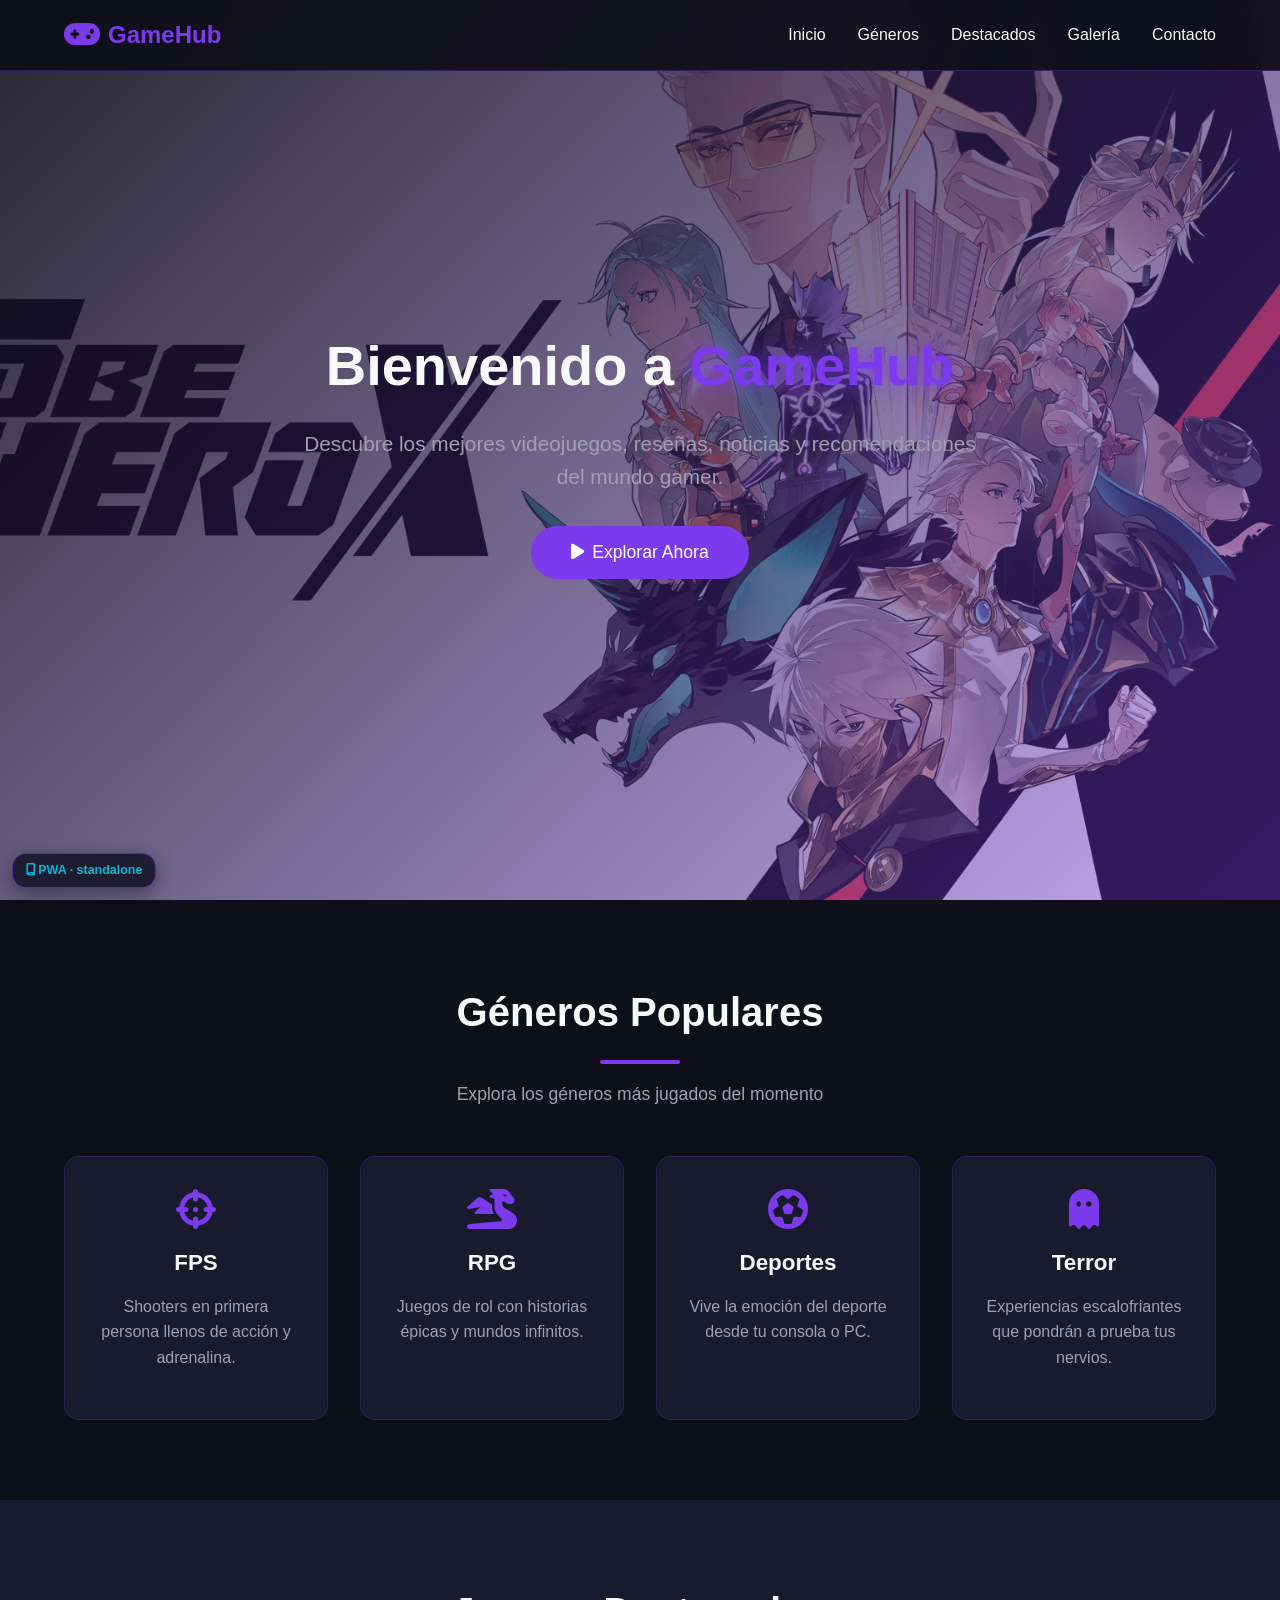
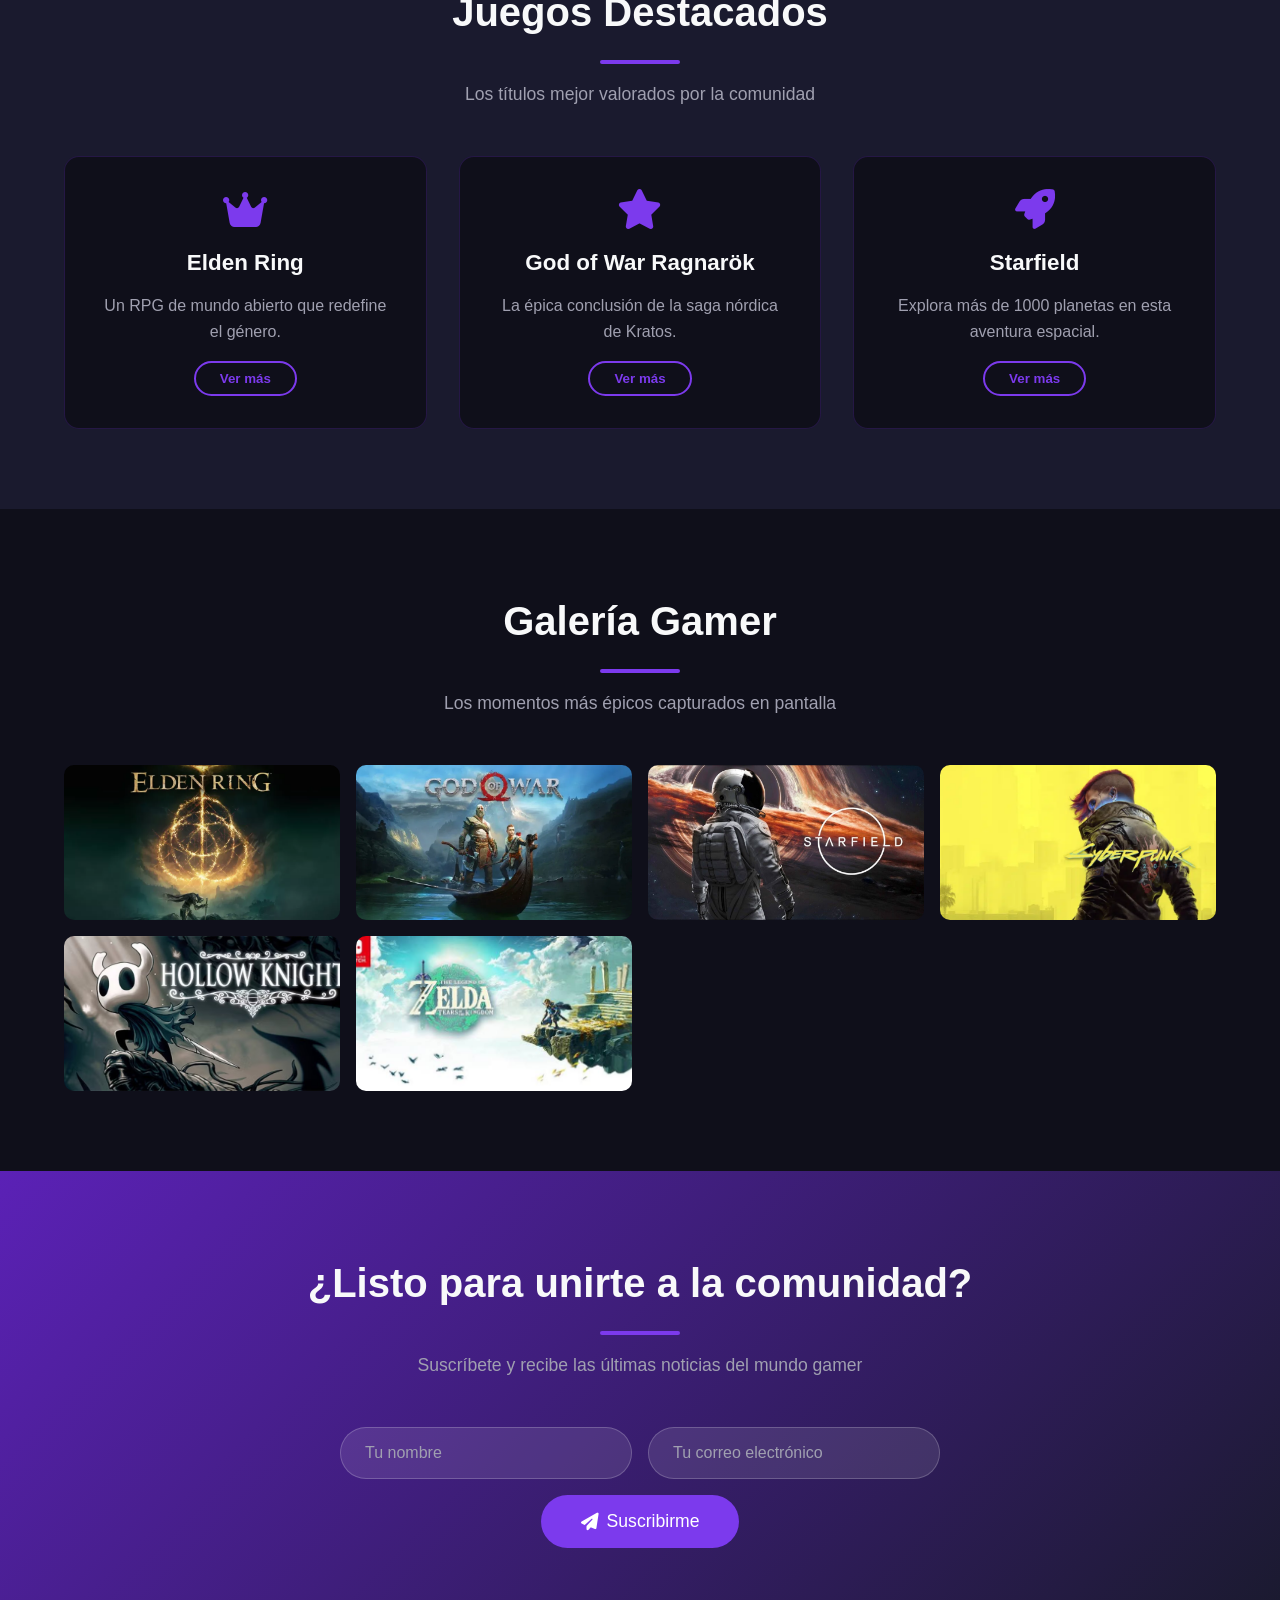
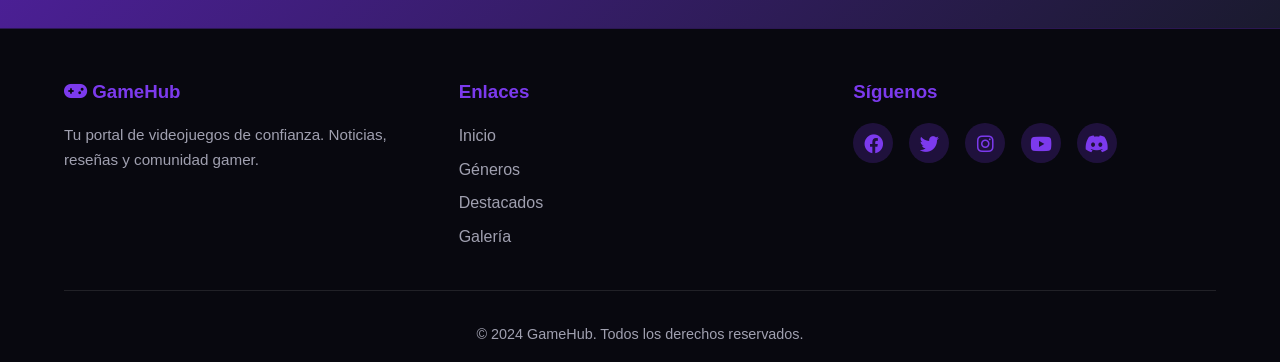
<file: standalone/index.html>
<!DOCTYPE html>
<html lang="es">
<head>
    <meta charset="UTF-8">
    <meta name="viewport" content="width=device-width, initial-scale=1.0, viewport-fit=cover">
    <title>GameHub - Tu Portal de Videojuegos</title>
    <meta name="description" content="GameHub - Tu portal de videojuegos (PWA · standalone · portrait)">
    <meta name="theme-color" content="#0f0f1a">

    <!-- ===== PWA: Web App Manifest ===== -->
    <link rel="manifest" href="manifest.json">
    <link rel="icon" type="image/png" sizes="32x32" href="icons/favicon-32.png">
    <link rel="apple-touch-icon" href="icons/apple-touch-icon.png">
    <meta name="apple-mobile-web-app-title" content="GameHub S">
    <meta name="apple-mobile-web-app-status-bar-style" content="black-translucent">

    <link rel="stylesheet" href="css/estilos.css">
    <link rel="stylesheet" href="css/pwa.css">
    <!-- Font Awesome local (antes CDN) para que los íconos funcionen sin conexión -->
    <link rel="stylesheet" href="vendor/fontawesome/css/all.min.css">
</head>
<body>

    <!-- ===== ENCABEZADO ===== -->
    <header class="header">
        <div class="logo">
            <i class="fas fa-gamepad"></i>
            <span>GameHub</span>
        </div>
        <nav class="nav" id="nav">
            <a href="#inicio">Inicio</a>
            <a href="#generos">Géneros</a>
            <a href="#destacados">Destacados</a>
            <a href="#galeria">Galería</a>
            <a href="#contacto">Contacto</a>
        </nav>
        <button class="btn-instalar" id="btnInstalar" hidden>
            <i class="fas fa-download"></i> Instalar
        </button>
        <button class="menu-toggle" id="menuToggle">
            <i class="fas fa-bars"></i>
        </button>
    </header>

    <!-- ===== HERO ===== -->
    <section id="inicio" class="hero">
        <div class="hero-content">
            <h1>Bienvenido a <span>GameHub</span></h1>
            <p>Descubre los mejores videojuegos, reseñas, noticias y recomendaciones del mundo gamer.</p>
            <button class="btn-primary" id="btnHero">
                <i class="fas fa-play"></i> Explorar Ahora
            </button>
        </div>
    </section>

    <!-- ===== SECCIÓN 1: GÉNEROS ===== -->
    <section id="generos" class="section">
        <h2 class="section-title">Géneros Populares</h2>
        <p class="section-subtitle">Explora los géneros más jugados del momento</p>
        <div class="cards">
            <div class="card">
                <i class="fas fa-crosshairs card-icon"></i>
                <h3>FPS</h3>
                <p>Shooters en primera persona llenos de acción y adrenalina.</p>
            </div>
            <div class="card">
                <i class="fas fa-dragon card-icon"></i>
                <h3>RPG</h3>
                <p>Juegos de rol con historias épicas y mundos infinitos.</p>
            </div>
            <div class="card">
                <i class="fas fa-futbol card-icon"></i>
                <h3>Deportes</h3>
                <p>Vive la emoción del deporte desde tu consola o PC.</p>
            </div>
            <div class="card">
                <i class="fas fa-ghost card-icon"></i>
                <h3>Terror</h3>
                <p>Experiencias escalofriantes que pondrán a prueba tus nervios.</p>
            </div>
        </div>
    </section>

    <!-- ===== SECCIÓN 2: DESTACADOS (CON BOTÓN VER MÁS) ===== -->
    <section id="destacados" class="section section-dark">
        <h2 class="section-title">Juegos Destacados</h2>
        <p class="section-subtitle">Los títulos mejor valorados por la comunidad</p>
        <div class="cards">
            <div class="card card-dark">
                <i class="fas fa-crown card-icon"></i>
                <h3>Elden Ring</h3>
                <p>Un RPG de mundo abierto que redefine el género.</p>
                <button class="btn-info" onclick="mostrarInfo('info1')">Ver más</button>
                <div class="info-extra" id="info1">
                    <p>Desarrollado por FromSoftware y publicado en 2022. Ganador de múltiples premios GOTY.</p>
                </div>
            </div>
            <div class="card card-dark">
                <i class="fas fa-star card-icon"></i>
                <h3>God of War Ragnarök</h3>
                <p>La épica conclusión de la saga nórdica de Kratos.</p>
                <button class="btn-info" onclick="mostrarInfo('info2')">Ver más</button>
                <div class="info-extra" id="info2">
                    <p>Secuela directa de God of War (2018). Disponible en PS4, PS5 y PC.</p>
                </div>
            </div>
            <div class="card card-dark">
                <i class="fas fa-rocket card-icon"></i>
                <h3>Starfield</h3>
                <p>Explora más de 1000 planetas en esta aventura espacial.</p>
                <button class="btn-info" onclick="mostrarInfo('info3')">Ver más</button>
                <div class="info-extra" id="info3">
                    <p>El primer universo nuevo de Bethesda en 25 años. Disponible en Xbox y PC.</p>
                </div>
            </div>
        </div>
    </section>

    <!-- ===== SECCIÓN 3: GALERÍA ===== -->
    <section id="galeria" class="section">
        <h2 class="section-title">Galería Gamer</h2>
        <p class="section-subtitle">Los momentos más épicos capturados en pantalla</p>
        <div class="galeria">
            <div class="galeria-item" onclick="abrirModal('img/juego1.jpg', 'Elden Ring')">
                <img src="img/juego1.jpg" alt="Elden Ring">
                <div class="overlay"><i class="fas fa-search-plus"></i></div>
            </div>
            <div class="galeria-item" onclick="abrirModal('img/juego2.jpg', 'God of War')">
                <img src="img/juego2.jpg" alt="God of War">
                <div class="overlay"><i class="fas fa-search-plus"></i></div>
            </div>
            <div class="galeria-item" onclick="abrirModal('img/juego3.jpg', 'Starfield')">
                <img src="img/juego3.jpg" alt="Starfield">
                <div class="overlay"><i class="fas fa-search-plus"></i></div>
            </div>
            <div class="galeria-item" onclick="abrirModal('img/juego4.jpg', 'Cyberpunk 2077')">
                <img src="img/juego4.jpg" alt="Cyberpunk 2077">
                <div class="overlay"><i class="fas fa-search-plus"></i></div>
            </div>
            <div class="galeria-item" onclick="abrirModal('img/juego5.jpg', 'Hollow Knight')">
                <img src="img/juego5.jpg" alt="Hollow Knight">
                <div class="overlay"><i class="fas fa-search-plus"></i></div>
            </div>
            <div class="galeria-item" onclick="abrirModal('img/juego6.jpg', 'Zelda TOTK')">
                <img src="img/juego6.jpg" alt="Zelda TOTK">
                <div class="overlay"><i class="fas fa-search-plus"></i></div>
            </div>
        </div>
    </section>

    <!-- ===== SECCIÓN 4: CONTACTO / CTA ===== -->
    <section id="contacto" class="section section-cta">
        <h2 class="section-title">¿Listo para unirte a la comunidad?</h2>
        <p class="section-subtitle">Suscríbete y recibe las últimas noticias del mundo gamer</p>
        <form class="form-contacto" id="formContacto">
            <input type="text" placeholder="Tu nombre" required>
            <input type="email" placeholder="Tu correo electrónico" required>
            <button type="submit" class="btn-primary">
                <i class="fas fa-paper-plane"></i> Suscribirme
            </button>
        </form>
    </section>

    <!-- ===== FOOTER ===== -->
    <footer class="footer">
        <div class="footer-content">
            <div class="footer-col">
                <h3><i class="fas fa-gamepad"></i> GameHub</h3>
                <p>Tu portal de videojuegos de confianza. Noticias, reseñas y comunidad gamer.</p>
            </div>
            <div class="footer-col">
                <h3>Enlaces</h3>
                <a href="#inicio">Inicio</a>
                <a href="#generos">Géneros</a>
                <a href="#destacados">Destacados</a>
                <a href="#galeria">Galería</a>
            </div>
            <div class="footer-col">
                <h3>Síguenos</h3>
                <div class="social">
                    <a href="#"><i class="fab fa-facebook"></i></a>
                    <a href="#"><i class="fab fa-twitter"></i></a>
                    <a href="#"><i class="fab fa-instagram"></i></a>
                    <a href="#"><i class="fab fa-youtube"></i></a>
                    <a href="#"><i class="fab fa-discord"></i></a>
                </div>
            </div>
        </div>
        <div class="footer-bottom">
            <p>&copy; 2024 GameHub. Todos los derechos reservados.</p>
        </div>
    </footer>

    <!-- ===== MODAL ===== -->
    <div class="modal" id="modal">
        <span class="modal-close" onclick="cerrarModal()">&times;</span>
        <img class="modal-content" id="modalImg">
        <p class="modal-caption" id="modalCaption"></p>
    </div>

    <!-- ===== PWA: indicador de display / orientation y avisos ===== -->
    <div class="pwa-chip" id="pwaChip" title="Toca para ver detalles"></div>
    <div class="pwa-toast" id="pwaToast"></div>

    <script>
        // Valores declarados en manifest.json de esta versión
        window.PWA_CONFIG = { display: 'standalone', orientation: 'portrait' };
    </script>
    <script src="js/app.js"></script>
    <script src="js/pwa.js"></script>
</body>
</html>
</file>
<file: browser/css/estilos.css>
/* ===== RESET Y VARIABLES ===== */
* {
    margin: 0;
    padding: 0;
    box-sizing: border-box;
}

:root {
    --primary: #7c3aed;
    --primary-dark: #5b21b6;
    --secondary: #06b6d4;
    --dark: #0f0f1a;
    --dark-2: #1a1a2e;
    --light: #f8f9fa;
    --gray: #a0a0b0;
    --transition: all 0.3s ease;
}

html {
    scroll-behavior: smooth;
}

body {
    font-family: 'Segoe UI', Tahoma, Geneva, Verdana, sans-serif;
    background: var(--dark);
    color: var(--light);
    line-height: 1.6;
}

/* ===== HEADER ===== */
.header {
    position: fixed;
    top: 0;
    width: 100%;
    background: rgba(15, 15, 26, 0.95);
    backdrop-filter: blur(10px);
    display: flex;
    justify-content: space-between;
    align-items: center;
    padding: 1rem 5%;
    z-index: 1000;
    border-bottom: 1px solid rgba(124, 58, 237, 0.3);
}

.logo {
    display: flex;
    align-items: center;
    gap: 0.5rem;
    font-size: 1.5rem;
    font-weight: bold;
    color: var(--primary);
}

.logo i {
    font-size: 1.8rem;
}

.nav {
    display: flex;
    gap: 2rem;
}

.nav a {
    color: var(--light);
    text-decoration: none;
    font-weight: 500;
    transition: var(--transition);
    position: relative;
}

.nav a:hover {
    color: var(--primary);
}

.nav a::after {
    content: '';
    position: absolute;
    bottom: -5px;
    left: 0;
    width: 0;
    height: 2px;
    background: var(--primary);
    transition: var(--transition);
}

.nav a:hover::after {
    width: 100%;
}

.menu-toggle {
    display: none;
    background: none;
    border: none;
    color: var(--light);
    font-size: 1.5rem;
    cursor: pointer;
}

/* ===== HERO ===== */
.hero {
    min-height: 100vh;
    display: flex;
    align-items: center;
    justify-content: center;
    text-align: center;
    padding: 0 5%;
    background: linear-gradient(135deg, rgba(15, 15, 26, 0.9), rgba(124, 58, 237, 0.4)),
                url('../img/hero-bg.jpg') center/cover no-repeat;
    position: relative;
}

.hero-content h1 {
    font-size: 3.5rem;
    margin-bottom: 1rem;
    animation: fadeInUp 1s ease;
}

.hero-content h1 span {
    color: var(--primary);
    text-shadow: 0 0 20px rgba(124, 58, 237, 0.8);
}

.hero-content p {
    font-size: 1.3rem;
    max-width: 700px;
    margin: 0 auto 2rem;
    color: var(--gray);
    animation: fadeInUp 1s ease 0.2s both;
}

.btn-primary {
    background: var(--primary);
    color: white;
    border: none;
    padding: 1rem 2.5rem;
    font-size: 1.1rem;
    border-radius: 50px;
    cursor: pointer;
    transition: var(--transition);
    display: inline-flex;
    align-items: center;
    gap: 0.5rem;
    animation: fadeInUp 1s ease 0.4s both;
}

.btn-primary:hover {
    background: var(--primary-dark);
    transform: translateY(-3px);
    box-shadow: 0 10px 25px rgba(124, 58, 237, 0.5);
}

/* ===== SECCIONES ===== */
.section {
    padding: 5rem 5%;
    text-align: center;
}

.section-dark {
    background: var(--dark-2);
}

.section-title {
    font-size: 2.5rem;
    margin-bottom: 0.5rem;
    color: var(--light);
}

.section-title::after {
    content: '';
    display: block;
    width: 80px;
    height: 4px;
    background: var(--primary);
    margin: 1rem auto;
    border-radius: 2px;
}

.section-subtitle {
    color: var(--gray);
    font-size: 1.1rem;
    margin-bottom: 3rem;
}

/* ===== CARDS ===== */
.cards {
    display: grid;
    grid-template-columns: repeat(auto-fit, minmax(250px, 1fr));
    gap: 2rem;
    max-width: 1200px;
    margin: 0 auto;
}

.card {
    background: var(--dark-2);
    padding: 2rem;
    border-radius: 15px;
    transition: var(--transition);
    border: 1px solid rgba(124, 58, 237, 0.2);
}

.card:hover {
    transform: translateY(-10px);
    border-color: var(--primary);
    box-shadow: 0 15px 30px rgba(124, 58, 237, 0.3);
}

.card-dark {
    background: var(--dark);
}

.card-icon {
    font-size: 2.5rem;
    color: var(--primary);
    margin-bottom: 1rem;
}

.card h3 {
    font-size: 1.4rem;
    margin-bottom: 0.8rem;
}

.card p {
    color: var(--gray);
    margin-bottom: 1rem;
}

.btn-info {
    background: transparent;
    border: 2px solid var(--primary);
    color: var(--primary);
    padding: 0.5rem 1.5rem;
    border-radius: 25px;
    cursor: pointer;
    transition: var(--transition);
    font-weight: 600;
}

.btn-info:hover {
    background: var(--primary);
    color: white;
}

.info-extra {
    max-height: 0;
    overflow: hidden;
    transition: max-height 0.5s ease, margin 0.3s ease;
    margin-top: 0;
}

.info-extra.active {
    max-height: 200px;
    margin-top: 1rem;
}

.info-extra p {
    color: var(--secondary);
    font-size: 0.95rem;
}

/* ===== GALERÍA ===== */
.galeria {
    display: grid;
    grid-template-columns: repeat(auto-fit, minmax(250px, 1fr));
    gap: 1rem;
    max-width: 1200px;
    margin: 0 auto;
}

.galeria-item {
    position: relative;
    overflow: hidden;
    border-radius: 10px;
    cursor: pointer;
    aspect-ratio: 16/9;
}

.galeria-item img {
    width: 100%;
    height: 100%;
    object-fit: cover;
    transition: var(--transition);
}

.galeria-item:hover img {
    transform: scale(1.1);
}

.overlay {
    position: absolute;
    inset: 0;
    background: rgba(124, 58, 237, 0.7);
    display: flex;
    align-items: center;
    justify-content: center;
    opacity: 0;
    transition: var(--transition);
    font-size: 2rem;
    color: white;
}

.galeria-item:hover .overlay {
    opacity: 1;
}

/* ===== CONTACTO ===== */
.section-cta {
    background: linear-gradient(135deg, var(--primary-dark), var(--dark-2));
}

.form-contacto {
    display: flex;
    flex-wrap: wrap;
    gap: 1rem;
    max-width: 600px;
    margin: 0 auto;
    justify-content: center;
}

.form-contacto input {
    flex: 1;
    min-width: 200px;
    padding: 1rem 1.5rem;
    border: none;
    border-radius: 50px;
    background: rgba(255, 255, 255, 0.1);
    color: white;
    font-size: 1rem;
    outline: none;
    border: 1px solid rgba(255, 255, 255, 0.2);
}

.form-contacto input::placeholder {
    color: var(--gray);
}

.form-contacto input:focus {
    border-color: var(--secondary);
}

/* ===== FOOTER ===== */
.footer {
    background: #08080f;
    padding: 3rem 5% 1rem;
    border-top: 1px solid rgba(124, 58, 237, 0.3);
}

.footer-content {
    display: grid;
    grid-template-columns: repeat(auto-fit, minmax(220px, 1fr));
    gap: 2rem;
    max-width: 1200px;
    margin: 0 auto;
}

.footer-col h3 {
    color: var(--primary);
    margin-bottom: 1rem;
}

.footer-col p {
    color: var(--gray);
    font-size: 0.95rem;
}

.footer-col a {
    display: block;
    color: var(--gray);
    text-decoration: none;
    margin-bottom: 0.5rem;
    transition: var(--transition);
}

.footer-col a:hover {
    color: var(--primary);
    padding-left: 5px;
}

.social {
    display: flex;
    gap: 1rem;
}

.social a {
    width: 40px;
    height: 40px;
    display: flex;
    align-items: center;
    justify-content: center;
    background: rgba(124, 58, 237, 0.2);
    border-radius: 50%;
    color: var(--primary);
    font-size: 1.2rem;
    margin: 0;
}

.social a:hover {
    background: var(--primary);
    color: white;
    padding: 0;
    transform: translateY(-3px);
}

.footer-bottom {
    text-align: center;
    padding-top: 2rem;
    margin-top: 2rem;
    border-top: 1px solid rgba(255, 255, 255, 0.1);
    color: var(--gray);
    font-size: 0.9rem;
}

/* ===== MODAL ===== */
.modal {
    display: none;
    position: fixed;
    z-index: 2000;
    inset: 0;
    background: rgba(0, 0, 0, 0.9);
    justify-content: center;
    align-items: center;
    flex-direction: column;
    padding: 2rem;
}

.modal.active {
    display: flex;
    animation: fadeIn 0.3s ease;
}

.modal-content {
    max-width: 90%;
    max-height: 80vh;
    border-radius: 10px;
    animation: zoomIn 0.3s ease;
}

.modal-caption {
    color: white;
    margin-top: 1rem;
    font-size: 1.2rem;
    text-align: center;
}

.modal-close {
    position: absolute;
    top: 20px;
    right: 40px;
    color: white;
    font-size: 3rem;
    cursor: pointer;
    transition: var(--transition);
}

.modal-close:hover {
    color: var(--primary);
    transform: rotate(90deg);
}

/* ===== ANIMACIONES ===== */
@keyframes fadeInUp {
    from {
        opacity: 0;
        transform: translateY(30px);
    }
    to {
        opacity: 1;
        transform: translateY(0);
    }
}

@keyframes fadeIn {
    from { opacity: 0; }
    to { opacity: 1; }
}

@keyframes zoomIn {
    from { transform: scale(0.7); opacity: 0; }
    to { transform: scale(1); opacity: 1; }
}

/* ===== RESPONSIVE ===== */
@media (max-width: 768px) {
    .menu-toggle {
        display: block;
    }

    .nav {
        position: absolute;
        top: 100%;
        left: 0;
        width: 100%;
        background: var(--dark);
        flex-direction: column;
        padding: 1rem 0;
        gap: 0;
        max-height: 0;
        overflow: hidden;
        transition: max-height 0.3s ease;
        border-bottom: 1px solid var(--primary);
    }

    .nav.active {
        max-height: 400px;
    }

    .nav a {
        padding: 1rem 5%;
        border-bottom: 1px solid rgba(255, 255, 255, 0.05);
    }

    .hero-content h1 {
        font-size: 2.2rem;
    }

    .hero-content p {
        font-size: 1rem;
    }

    .section-title {
        font-size: 1.8rem;
    }

    .modal-close {
        top: 10px;
        right: 20px;
        font-size: 2rem;
    }
}

@media (max-width: 480px) {
    .hero-content h1 {
        font-size: 1.8rem;
    }

    .btn-primary {
        padding: 0.8rem 1.8rem;
        font-size: 1rem;
    }

    .form-contacto input {
        min-width: 100%;
    }

    .form-contacto button {
        width: 100%;
        justify-content: center;
    }
}
</file>
<file: browser/css/pwa.css>
/* ===== ESTILOS ADICIONALES PARA LA PWA ===== */

/* Respeta el notch / zonas seguras en fullscreen y standalone */
.header {
    padding-top: max(1rem, env(safe-area-inset-top));
    padding-left: max(5%, env(safe-area-inset-left));
    padding-right: max(5%, env(safe-area-inset-right));
}

/* Botón Instalar en el encabezado */
.btn-instalar {
    background: var(--primary);
    color: var(--light);
    border: none;
    padding: 0.5rem 1rem;
    border-radius: 50px;
    font-weight: 600;
    font-size: 0.9rem;
    cursor: pointer;
    display: inline-flex;
    align-items: center;
    gap: 0.4rem;
    transition: var(--transition);
    margin-left: 1.5rem;
    white-space: nowrap;
}
.btn-instalar:hover { background: var(--primary-dark); }
.btn-instalar[hidden] { display: none; }

@media (max-width: 768px) {
    .btn-instalar { margin-left: auto; margin-right: 0.8rem; }
}

/* Indicador de display + orientation */
.pwa-chip {
    position: fixed;
    left: max(12px, env(safe-area-inset-left));
    bottom: max(12px, env(safe-area-inset-bottom));
    z-index: 1500;
    background: rgba(26, 26, 46, 0.95);
    border: 1px solid rgba(124, 58, 237, 0.6);
    color: var(--light);
    border-radius: 14px;
    padding: 0.45rem 0.8rem;
    font-size: 0.78rem;
    line-height: 1.5;
    cursor: pointer;
    box-shadow: 0 6px 20px rgba(0, 0, 0, 0.4);
    max-width: calc(100vw - 24px);
    user-select: none;
}
.pwa-chip-titulo { font-weight: 700; color: var(--secondary); }
.pwa-chip-detalle { display: none; margin-top: 0.3rem; }
.pwa-chip.abierto .pwa-chip-detalle { display: block; }
.pwa-chip code {
    background: rgba(255, 255, 255, 0.08);
    padding: 0 0.3rem;
    border-radius: 4px;
    font-size: 0.75rem;
}
.pwa-chip code.ok { color: #4ade80; }
.pwa-chip code.warn { color: #fbbf24; }

/* Aviso flotante */
.pwa-toast {
    position: fixed;
    left: 50%;
    bottom: max(70px, calc(env(safe-area-inset-bottom) + 58px));
    transform: translate(-50%, 20px);
    background: var(--primary);
    color: var(--light);
    padding: 0.7rem 1.2rem;
    border-radius: 50px;
    font-size: 0.9rem;
    opacity: 0;
    pointer-events: none;
    transition: var(--transition);
    z-index: 2500;
    white-space: nowrap;
}
.pwa-toast.visible { opacity: 1; transform: translate(-50%, 0); }
</file>
<file: fullscreen/css/estilos.css>
/* ===== RESET Y VARIABLES ===== */
* {
    margin: 0;
    padding: 0;
    box-sizing: border-box;
}

:root {
    --primary: #7c3aed;
    --primary-dark: #5b21b6;
    --secondary: #06b6d4;
    --dark: #0f0f1a;
    --dark-2: #1a1a2e;
    --light: #f8f9fa;
    --gray: #a0a0b0;
    --transition: all 0.3s ease;
}

html {
    scroll-behavior: smooth;
}

body {
    font-family: 'Segoe UI', Tahoma, Geneva, Verdana, sans-serif;
    background: var(--dark);
    color: var(--light);
    line-height: 1.6;
}

/* ===== HEADER ===== */
.header {
    position: fixed;
    top: 0;
    width: 100%;
    background: rgba(15, 15, 26, 0.95);
    backdrop-filter: blur(10px);
    display: flex;
    justify-content: space-between;
    align-items: center;
    padding: 1rem 5%;
    z-index: 1000;
    border-bottom: 1px solid rgba(124, 58, 237, 0.3);
}

.logo {
    display: flex;
    align-items: center;
    gap: 0.5rem;
    font-size: 1.5rem;
    font-weight: bold;
    color: var(--primary);
}

.logo i {
    font-size: 1.8rem;
}

.nav {
    display: flex;
    gap: 2rem;
}

.nav a {
    color: var(--light);
    text-decoration: none;
    font-weight: 500;
    transition: var(--transition);
    position: relative;
}

.nav a:hover {
    color: var(--primary);
}

.nav a::after {
    content: '';
    position: absolute;
    bottom: -5px;
    left: 0;
    width: 0;
    height: 2px;
    background: var(--primary);
    transition: var(--transition);
}

.nav a:hover::after {
    width: 100%;
}

.menu-toggle {
    display: none;
    background: none;
    border: none;
    color: var(--light);
    font-size: 1.5rem;
    cursor: pointer;
}

/* ===== HERO ===== */
.hero {
    min-height: 100vh;
    display: flex;
    align-items: center;
    justify-content: center;
    text-align: center;
    padding: 0 5%;
    background: linear-gradient(135deg, rgba(15, 15, 26, 0.9), rgba(124, 58, 237, 0.4)),
                url('../img/hero-bg.jpg') center/cover no-repeat;
    position: relative;
}

.hero-content h1 {
    font-size: 3.5rem;
    margin-bottom: 1rem;
    animation: fadeInUp 1s ease;
}

.hero-content h1 span {
    color: var(--primary);
    text-shadow: 0 0 20px rgba(124, 58, 237, 0.8);
}

.hero-content p {
    font-size: 1.3rem;
    max-width: 700px;
    margin: 0 auto 2rem;
    color: var(--gray);
    animation: fadeInUp 1s ease 0.2s both;
}

.btn-primary {
    background: var(--primary);
    color: white;
    border: none;
    padding: 1rem 2.5rem;
    font-size: 1.1rem;
    border-radius: 50px;
    cursor: pointer;
    transition: var(--transition);
    display: inline-flex;
    align-items: center;
    gap: 0.5rem;
    animation: fadeInUp 1s ease 0.4s both;
}

.btn-primary:hover {
    background: var(--primary-dark);
    transform: translateY(-3px);
    box-shadow: 0 10px 25px rgba(124, 58, 237, 0.5);
}

/* ===== SECCIONES ===== */
.section {
    padding: 5rem 5%;
    text-align: center;
}

.section-dark {
    background: var(--dark-2);
}

.section-title {
    font-size: 2.5rem;
    margin-bottom: 0.5rem;
    color: var(--light);
}

.section-title::after {
    content: '';
    display: block;
    width: 80px;
    height: 4px;
    background: var(--primary);
    margin: 1rem auto;
    border-radius: 2px;
}

.section-subtitle {
    color: var(--gray);
    font-size: 1.1rem;
    margin-bottom: 3rem;
}

/* ===== CARDS ===== */
.cards {
    display: grid;
    grid-template-columns: repeat(auto-fit, minmax(250px, 1fr));
    gap: 2rem;
    max-width: 1200px;
    margin: 0 auto;
}

.card {
    background: var(--dark-2);
    padding: 2rem;
    border-radius: 15px;
    transition: var(--transition);
    border: 1px solid rgba(124, 58, 237, 0.2);
}

.card:hover {
    transform: translateY(-10px);
    border-color: var(--primary);
    box-shadow: 0 15px 30px rgba(124, 58, 237, 0.3);
}

.card-dark {
    background: var(--dark);
}

.card-icon {
    font-size: 2.5rem;
    color: var(--primary);
    margin-bottom: 1rem;
}

.card h3 {
    font-size: 1.4rem;
    margin-bottom: 0.8rem;
}

.card p {
    color: var(--gray);
    margin-bottom: 1rem;
}

.btn-info {
    background: transparent;
    border: 2px solid var(--primary);
    color: var(--primary);
    padding: 0.5rem 1.5rem;
    border-radius: 25px;
    cursor: pointer;
    transition: var(--transition);
    font-weight: 600;
}

.btn-info:hover {
    background: var(--primary);
    color: white;
}

.info-extra {
    max-height: 0;
    overflow: hidden;
    transition: max-height 0.5s ease, margin 0.3s ease;
    margin-top: 0;
}

.info-extra.active {
    max-height: 200px;
    margin-top: 1rem;
}

.info-extra p {
    color: var(--secondary);
    font-size: 0.95rem;
}

/* ===== GALERÍA ===== */
.galeria {
    display: grid;
    grid-template-columns: repeat(auto-fit, minmax(250px, 1fr));
    gap: 1rem;
    max-width: 1200px;
    margin: 0 auto;
}

.galeria-item {
    position: relative;
    overflow: hidden;
    border-radius: 10px;
    cursor: pointer;
    aspect-ratio: 16/9;
}

.galeria-item img {
    width: 100%;
    height: 100%;
    object-fit: cover;
    transition: var(--transition);
}

.galeria-item:hover img {
    transform: scale(1.1);
}

.overlay {
    position: absolute;
    inset: 0;
    background: rgba(124, 58, 237, 0.7);
    display: flex;
    align-items: center;
    justify-content: center;
    opacity: 0;
    transition: var(--transition);
    font-size: 2rem;
    color: white;
}

.galeria-item:hover .overlay {
    opacity: 1;
}

/* ===== CONTACTO ===== */
.section-cta {
    background: linear-gradient(135deg, var(--primary-dark), var(--dark-2));
}

.form-contacto {
    display: flex;
    flex-wrap: wrap;
    gap: 1rem;
    max-width: 600px;
    margin: 0 auto;
    justify-content: center;
}

.form-contacto input {
    flex: 1;
    min-width: 200px;
    padding: 1rem 1.5rem;
    border: none;
    border-radius: 50px;
    background: rgba(255, 255, 255, 0.1);
    color: white;
    font-size: 1rem;
    outline: none;
    border: 1px solid rgba(255, 255, 255, 0.2);
}

.form-contacto input::placeholder {
    color: var(--gray);
}

.form-contacto input:focus {
    border-color: var(--secondary);
}

/* ===== FOOTER ===== */
.footer {
    background: #08080f;
    padding: 3rem 5% 1rem;
    border-top: 1px solid rgba(124, 58, 237, 0.3);
}

.footer-content {
    display: grid;
    grid-template-columns: repeat(auto-fit, minmax(220px, 1fr));
    gap: 2rem;
    max-width: 1200px;
    margin: 0 auto;
}

.footer-col h3 {
    color: var(--primary);
    margin-bottom: 1rem;
}

.footer-col p {
    color: var(--gray);
    font-size: 0.95rem;
}

.footer-col a {
    display: block;
    color: var(--gray);
    text-decoration: none;
    margin-bottom: 0.5rem;
    transition: var(--transition);
}

.footer-col a:hover {
    color: var(--primary);
    padding-left: 5px;
}

.social {
    display: flex;
    gap: 1rem;
}

.social a {
    width: 40px;
    height: 40px;
    display: flex;
    align-items: center;
    justify-content: center;
    background: rgba(124, 58, 237, 0.2);
    border-radius: 50%;
    color: var(--primary);
    font-size: 1.2rem;
    margin: 0;
}

.social a:hover {
    background: var(--primary);
    color: white;
    padding: 0;
    transform: translateY(-3px);
}

.footer-bottom {
    text-align: center;
    padding-top: 2rem;
    margin-top: 2rem;
    border-top: 1px solid rgba(255, 255, 255, 0.1);
    color: var(--gray);
    font-size: 0.9rem;
}

/* ===== MODAL ===== */
.modal {
    display: none;
    position: fixed;
    z-index: 2000;
    inset: 0;
    background: rgba(0, 0, 0, 0.9);
    justify-content: center;
    align-items: center;
    flex-direction: column;
    padding: 2rem;
}

.modal.active {
    display: flex;
    animation: fadeIn 0.3s ease;
}

.modal-content {
    max-width: 90%;
    max-height: 80vh;
    border-radius: 10px;
    animation: zoomIn 0.3s ease;
}

.modal-caption {
    color: white;
    margin-top: 1rem;
    font-size: 1.2rem;
    text-align: center;
}

.modal-close {
    position: absolute;
    top: 20px;
    right: 40px;
    color: white;
    font-size: 3rem;
    cursor: pointer;
    transition: var(--transition);
}

.modal-close:hover {
    color: var(--primary);
    transform: rotate(90deg);
}

/* ===== ANIMACIONES ===== */
@keyframes fadeInUp {
    from {
        opacity: 0;
        transform: translateY(30px);
    }
    to {
        opacity: 1;
        transform: translateY(0);
    }
}

@keyframes fadeIn {
    from { opacity: 0; }
    to { opacity: 1; }
}

@keyframes zoomIn {
    from { transform: scale(0.7); opacity: 0; }
    to { transform: scale(1); opacity: 1; }
}

/* ===== RESPONSIVE ===== */
@media (max-width: 768px) {
    .menu-toggle {
        display: block;
    }

    .nav {
        position: absolute;
        top: 100%;
        left: 0;
        width: 100%;
        background: var(--dark);
        flex-direction: column;
        padding: 1rem 0;
        gap: 0;
        max-height: 0;
        overflow: hidden;
        transition: max-height 0.3s ease;
        border-bottom: 1px solid var(--primary);
    }

    .nav.active {
        max-height: 400px;
    }

    .nav a {
        padding: 1rem 5%;
        border-bottom: 1px solid rgba(255, 255, 255, 0.05);
    }

    .hero-content h1 {
        font-size: 2.2rem;
    }

    .hero-content p {
        font-size: 1rem;
    }

    .section-title {
        font-size: 1.8rem;
    }

    .modal-close {
        top: 10px;
        right: 20px;
        font-size: 2rem;
    }
}

@media (max-width: 480px) {
    .hero-content h1 {
        font-size: 1.8rem;
    }

    .btn-primary {
        padding: 0.8rem 1.8rem;
        font-size: 1rem;
    }

    .form-contacto input {
        min-width: 100%;
    }

    .form-contacto button {
        width: 100%;
        justify-content: center;
    }
}
</file>
<file: fullscreen/css/pwa.css>
/* ===== ESTILOS ADICIONALES PARA LA PWA ===== */

/* Respeta el notch / zonas seguras en fullscreen y standalone */
.header {
    padding-top: max(1rem, env(safe-area-inset-top));
    padding-left: max(5%, env(safe-area-inset-left));
    padding-right: max(5%, env(safe-area-inset-right));
}

/* Botón Instalar en el encabezado */
.btn-instalar {
    background: var(--primary);
    color: var(--light);
    border: none;
    padding: 0.5rem 1rem;
    border-radius: 50px;
    font-weight: 600;
    font-size: 0.9rem;
    cursor: pointer;
    display: inline-flex;
    align-items: center;
    gap: 0.4rem;
    transition: var(--transition);
    margin-left: 1.5rem;
    white-space: nowrap;
}
.btn-instalar:hover { background: var(--primary-dark); }
.btn-instalar[hidden] { display: none; }

@media (max-width: 768px) {
    .btn-instalar { margin-left: auto; margin-right: 0.8rem; }
}

/* Indicador de display + orientation */
.pwa-chip {
    position: fixed;
    left: max(12px, env(safe-area-inset-left));
    bottom: max(12px, env(safe-area-inset-bottom));
    z-index: 1500;
    background: rgba(26, 26, 46, 0.95);
    border: 1px solid rgba(124, 58, 237, 0.6);
    color: var(--light);
    border-radius: 14px;
    padding: 0.45rem 0.8rem;
    font-size: 0.78rem;
    line-height: 1.5;
    cursor: pointer;
    box-shadow: 0 6px 20px rgba(0, 0, 0, 0.4);
    max-width: calc(100vw - 24px);
    user-select: none;
}
.pwa-chip-titulo { font-weight: 700; color: var(--secondary); }
.pwa-chip-detalle { display: none; margin-top: 0.3rem; }
.pwa-chip.abierto .pwa-chip-detalle { display: block; }
.pwa-chip code {
    background: rgba(255, 255, 255, 0.08);
    padding: 0 0.3rem;
    border-radius: 4px;
    font-size: 0.75rem;
}
.pwa-chip code.ok { color: #4ade80; }
.pwa-chip code.warn { color: #fbbf24; }

/* Aviso flotante */
.pwa-toast {
    position: fixed;
    left: 50%;
    bottom: max(70px, calc(env(safe-area-inset-bottom) + 58px));
    transform: translate(-50%, 20px);
    background: var(--primary);
    color: var(--light);
    padding: 0.7rem 1.2rem;
    border-radius: 50px;
    font-size: 0.9rem;
    opacity: 0;
    pointer-events: none;
    transition: var(--transition);
    z-index: 2500;
    white-space: nowrap;
}
.pwa-toast.visible { opacity: 1; transform: translate(-50%, 0); }
</file>
<file: minimal-ui/css/estilos.css>
/* ===== RESET Y VARIABLES ===== */
* {
    margin: 0;
    padding: 0;
    box-sizing: border-box;
}

:root {
    --primary: #7c3aed;
    --primary-dark: #5b21b6;
    --secondary: #06b6d4;
    --dark: #0f0f1a;
    --dark-2: #1a1a2e;
    --light: #f8f9fa;
    --gray: #a0a0b0;
    --transition: all 0.3s ease;
}

html {
    scroll-behavior: smooth;
}

body {
    font-family: 'Segoe UI', Tahoma, Geneva, Verdana, sans-serif;
    background: var(--dark);
    color: var(--light);
    line-height: 1.6;
}

/* ===== HEADER ===== */
.header {
    position: fixed;
    top: 0;
    width: 100%;
    background: rgba(15, 15, 26, 0.95);
    backdrop-filter: blur(10px);
    display: flex;
    justify-content: space-between;
    align-items: center;
    padding: 1rem 5%;
    z-index: 1000;
    border-bottom: 1px solid rgba(124, 58, 237, 0.3);
}

.logo {
    display: flex;
    align-items: center;
    gap: 0.5rem;
    font-size: 1.5rem;
    font-weight: bold;
    color: var(--primary);
}

.logo i {
    font-size: 1.8rem;
}

.nav {
    display: flex;
    gap: 2rem;
}

.nav a {
    color: var(--light);
    text-decoration: none;
    font-weight: 500;
    transition: var(--transition);
    position: relative;
}

.nav a:hover {
    color: var(--primary);
}

.nav a::after {
    content: '';
    position: absolute;
    bottom: -5px;
    left: 0;
    width: 0;
    height: 2px;
    background: var(--primary);
    transition: var(--transition);
}

.nav a:hover::after {
    width: 100%;
}

.menu-toggle {
    display: none;
    background: none;
    border: none;
    color: var(--light);
    font-size: 1.5rem;
    cursor: pointer;
}

/* ===== HERO ===== */
.hero {
    min-height: 100vh;
    display: flex;
    align-items: center;
    justify-content: center;
    text-align: center;
    padding: 0 5%;
    background: linear-gradient(135deg, rgba(15, 15, 26, 0.9), rgba(124, 58, 237, 0.4)),
                url('../img/hero-bg.jpg') center/cover no-repeat;
    position: relative;
}

.hero-content h1 {
    font-size: 3.5rem;
    margin-bottom: 1rem;
    animation: fadeInUp 1s ease;
}

.hero-content h1 span {
    color: var(--primary);
    text-shadow: 0 0 20px rgba(124, 58, 237, 0.8);
}

.hero-content p {
    font-size: 1.3rem;
    max-width: 700px;
    margin: 0 auto 2rem;
    color: var(--gray);
    animation: fadeInUp 1s ease 0.2s both;
}

.btn-primary {
    background: var(--primary);
    color: white;
    border: none;
    padding: 1rem 2.5rem;
    font-size: 1.1rem;
    border-radius: 50px;
    cursor: pointer;
    transition: var(--transition);
    display: inline-flex;
    align-items: center;
    gap: 0.5rem;
    animation: fadeInUp 1s ease 0.4s both;
}

.btn-primary:hover {
    background: var(--primary-dark);
    transform: translateY(-3px);
    box-shadow: 0 10px 25px rgba(124, 58, 237, 0.5);
}

/* ===== SECCIONES ===== */
.section {
    padding: 5rem 5%;
    text-align: center;
}

.section-dark {
    background: var(--dark-2);
}

.section-title {
    font-size: 2.5rem;
    margin-bottom: 0.5rem;
    color: var(--light);
}

.section-title::after {
    content: '';
    display: block;
    width: 80px;
    height: 4px;
    background: var(--primary);
    margin: 1rem auto;
    border-radius: 2px;
}

.section-subtitle {
    color: var(--gray);
    font-size: 1.1rem;
    margin-bottom: 3rem;
}

/* ===== CARDS ===== */
.cards {
    display: grid;
    grid-template-columns: repeat(auto-fit, minmax(250px, 1fr));
    gap: 2rem;
    max-width: 1200px;
    margin: 0 auto;
}

.card {
    background: var(--dark-2);
    padding: 2rem;
    border-radius: 15px;
    transition: var(--transition);
    border: 1px solid rgba(124, 58, 237, 0.2);
}

.card:hover {
    transform: translateY(-10px);
    border-color: var(--primary);
    box-shadow: 0 15px 30px rgba(124, 58, 237, 0.3);
}

.card-dark {
    background: var(--dark);
}

.card-icon {
    font-size: 2.5rem;
    color: var(--primary);
    margin-bottom: 1rem;
}

.card h3 {
    font-size: 1.4rem;
    margin-bottom: 0.8rem;
}

.card p {
    color: var(--gray);
    margin-bottom: 1rem;
}

.btn-info {
    background: transparent;
    border: 2px solid var(--primary);
    color: var(--primary);
    padding: 0.5rem 1.5rem;
    border-radius: 25px;
    cursor: pointer;
    transition: var(--transition);
    font-weight: 600;
}

.btn-info:hover {
    background: var(--primary);
    color: white;
}

.info-extra {
    max-height: 0;
    overflow: hidden;
    transition: max-height 0.5s ease, margin 0.3s ease;
    margin-top: 0;
}

.info-extra.active {
    max-height: 200px;
    margin-top: 1rem;
}

.info-extra p {
    color: var(--secondary);
    font-size: 0.95rem;
}

/* ===== GALERÍA ===== */
.galeria {
    display: grid;
    grid-template-columns: repeat(auto-fit, minmax(250px, 1fr));
    gap: 1rem;
    max-width: 1200px;
    margin: 0 auto;
}

.galeria-item {
    position: relative;
    overflow: hidden;
    border-radius: 10px;
    cursor: pointer;
    aspect-ratio: 16/9;
}

.galeria-item img {
    width: 100%;
    height: 100%;
    object-fit: cover;
    transition: var(--transition);
}

.galeria-item:hover img {
    transform: scale(1.1);
}

.overlay {
    position: absolute;
    inset: 0;
    background: rgba(124, 58, 237, 0.7);
    display: flex;
    align-items: center;
    justify-content: center;
    opacity: 0;
    transition: var(--transition);
    font-size: 2rem;
    color: white;
}

.galeria-item:hover .overlay {
    opacity: 1;
}

/* ===== CONTACTO ===== */
.section-cta {
    background: linear-gradient(135deg, var(--primary-dark), var(--dark-2));
}

.form-contacto {
    display: flex;
    flex-wrap: wrap;
    gap: 1rem;
    max-width: 600px;
    margin: 0 auto;
    justify-content: center;
}

.form-contacto input {
    flex: 1;
    min-width: 200px;
    padding: 1rem 1.5rem;
    border: none;
    border-radius: 50px;
    background: rgba(255, 255, 255, 0.1);
    color: white;
    font-size: 1rem;
    outline: none;
    border: 1px solid rgba(255, 255, 255, 0.2);
}

.form-contacto input::placeholder {
    color: var(--gray);
}

.form-contacto input:focus {
    border-color: var(--secondary);
}

/* ===== FOOTER ===== */
.footer {
    background: #08080f;
    padding: 3rem 5% 1rem;
    border-top: 1px solid rgba(124, 58, 237, 0.3);
}

.footer-content {
    display: grid;
    grid-template-columns: repeat(auto-fit, minmax(220px, 1fr));
    gap: 2rem;
    max-width: 1200px;
    margin: 0 auto;
}

.footer-col h3 {
    color: var(--primary);
    margin-bottom: 1rem;
}

.footer-col p {
    color: var(--gray);
    font-size: 0.95rem;
}

.footer-col a {
    display: block;
    color: var(--gray);
    text-decoration: none;
    margin-bottom: 0.5rem;
    transition: var(--transition);
}

.footer-col a:hover {
    color: var(--primary);
    padding-left: 5px;
}

.social {
    display: flex;
    gap: 1rem;
}

.social a {
    width: 40px;
    height: 40px;
    display: flex;
    align-items: center;
    justify-content: center;
    background: rgba(124, 58, 237, 0.2);
    border-radius: 50%;
    color: var(--primary);
    font-size: 1.2rem;
    margin: 0;
}

.social a:hover {
    background: var(--primary);
    color: white;
    padding: 0;
    transform: translateY(-3px);
}

.footer-bottom {
    text-align: center;
    padding-top: 2rem;
    margin-top: 2rem;
    border-top: 1px solid rgba(255, 255, 255, 0.1);
    color: var(--gray);
    font-size: 0.9rem;
}

/* ===== MODAL ===== */
.modal {
    display: none;
    position: fixed;
    z-index: 2000;
    inset: 0;
    background: rgba(0, 0, 0, 0.9);
    justify-content: center;
    align-items: center;
    flex-direction: column;
    padding: 2rem;
}

.modal.active {
    display: flex;
    animation: fadeIn 0.3s ease;
}

.modal-content {
    max-width: 90%;
    max-height: 80vh;
    border-radius: 10px;
    animation: zoomIn 0.3s ease;
}

.modal-caption {
    color: white;
    margin-top: 1rem;
    font-size: 1.2rem;
    text-align: center;
}

.modal-close {
    position: absolute;
    top: 20px;
    right: 40px;
    color: white;
    font-size: 3rem;
    cursor: pointer;
    transition: var(--transition);
}

.modal-close:hover {
    color: var(--primary);
    transform: rotate(90deg);
}

/* ===== ANIMACIONES ===== */
@keyframes fadeInUp {
    from {
        opacity: 0;
        transform: translateY(30px);
    }
    to {
        opacity: 1;
        transform: translateY(0);
    }
}

@keyframes fadeIn {
    from { opacity: 0; }
    to { opacity: 1; }
}

@keyframes zoomIn {
    from { transform: scale(0.7); opacity: 0; }
    to { transform: scale(1); opacity: 1; }
}

/* ===== RESPONSIVE ===== */
@media (max-width: 768px) {
    .menu-toggle {
        display: block;
    }

    .nav {
        position: absolute;
        top: 100%;
        left: 0;
        width: 100%;
        background: var(--dark);
        flex-direction: column;
        padding: 1rem 0;
        gap: 0;
        max-height: 0;
        overflow: hidden;
        transition: max-height 0.3s ease;
        border-bottom: 1px solid var(--primary);
    }

    .nav.active {
        max-height: 400px;
    }

    .nav a {
        padding: 1rem 5%;
        border-bottom: 1px solid rgba(255, 255, 255, 0.05);
    }

    .hero-content h1 {
        font-size: 2.2rem;
    }

    .hero-content p {
        font-size: 1rem;
    }

    .section-title {
        font-size: 1.8rem;
    }

    .modal-close {
        top: 10px;
        right: 20px;
        font-size: 2rem;
    }
}

@media (max-width: 480px) {
    .hero-content h1 {
        font-size: 1.8rem;
    }

    .btn-primary {
        padding: 0.8rem 1.8rem;
        font-size: 1rem;
    }

    .form-contacto input {
        min-width: 100%;
    }

    .form-contacto button {
        width: 100%;
        justify-content: center;
    }
}
</file>
<file: minimal-ui/css/pwa.css>
/* ===== ESTILOS ADICIONALES PARA LA PWA ===== */

/* Respeta el notch / zonas seguras en fullscreen y standalone */
.header {
    padding-top: max(1rem, env(safe-area-inset-top));
    padding-left: max(5%, env(safe-area-inset-left));
    padding-right: max(5%, env(safe-area-inset-right));
}

/* Botón Instalar en el encabezado */
.btn-instalar {
    background: var(--primary);
    color: var(--light);
    border: none;
    padding: 0.5rem 1rem;
    border-radius: 50px;
    font-weight: 600;
    font-size: 0.9rem;
    cursor: pointer;
    display: inline-flex;
    align-items: center;
    gap: 0.4rem;
    transition: var(--transition);
    margin-left: 1.5rem;
    white-space: nowrap;
}
.btn-instalar:hover { background: var(--primary-dark); }
.btn-instalar[hidden] { display: none; }

@media (max-width: 768px) {
    .btn-instalar { margin-left: auto; margin-right: 0.8rem; }
}

/* Indicador de display + orientation */
.pwa-chip {
    position: fixed;
    left: max(12px, env(safe-area-inset-left));
    bottom: max(12px, env(safe-area-inset-bottom));
    z-index: 1500;
    background: rgba(26, 26, 46, 0.95);
    border: 1px solid rgba(124, 58, 237, 0.6);
    color: var(--light);
    border-radius: 14px;
    padding: 0.45rem 0.8rem;
    font-size: 0.78rem;
    line-height: 1.5;
    cursor: pointer;
    box-shadow: 0 6px 20px rgba(0, 0, 0, 0.4);
    max-width: calc(100vw - 24px);
    user-select: none;
}
.pwa-chip-titulo { font-weight: 700; color: var(--secondary); }
.pwa-chip-detalle { display: none; margin-top: 0.3rem; }
.pwa-chip.abierto .pwa-chip-detalle { display: block; }
.pwa-chip code {
    background: rgba(255, 255, 255, 0.08);
    padding: 0 0.3rem;
    border-radius: 4px;
    font-size: 0.75rem;
}
.pwa-chip code.ok { color: #4ade80; }
.pwa-chip code.warn { color: #fbbf24; }

/* Aviso flotante */
.pwa-toast {
    position: fixed;
    left: 50%;
    bottom: max(70px, calc(env(safe-area-inset-bottom) + 58px));
    transform: translate(-50%, 20px);
    background: var(--primary);
    color: var(--light);
    padding: 0.7rem 1.2rem;
    border-radius: 50px;
    font-size: 0.9rem;
    opacity: 0;
    pointer-events: none;
    transition: var(--transition);
    z-index: 2500;
    white-space: nowrap;
}
.pwa-toast.visible { opacity: 1; transform: translate(-50%, 0); }
</file>
<file: standalone/css/estilos.css>
/* ===== RESET Y VARIABLES ===== */
* {
    margin: 0;
    padding: 0;
    box-sizing: border-box;
}

:root {
    --primary: #7c3aed;
    --primary-dark: #5b21b6;
    --secondary: #06b6d4;
    --dark: #0f0f1a;
    --dark-2: #1a1a2e;
    --light: #f8f9fa;
    --gray: #a0a0b0;
    --transition: all 0.3s ease;
}

html {
    scroll-behavior: smooth;
}

body {
    font-family: 'Segoe UI', Tahoma, Geneva, Verdana, sans-serif;
    background: var(--dark);
    color: var(--light);
    line-height: 1.6;
}

/* ===== HEADER ===== */
.header {
    position: fixed;
    top: 0;
    width: 100%;
    background: rgba(15, 15, 26, 0.95);
    backdrop-filter: blur(10px);
    display: flex;
    justify-content: space-between;
    align-items: center;
    padding: 1rem 5%;
    z-index: 1000;
    border-bottom: 1px solid rgba(124, 58, 237, 0.3);
}

.logo {
    display: flex;
    align-items: center;
    gap: 0.5rem;
    font-size: 1.5rem;
    font-weight: bold;
    color: var(--primary);
}

.logo i {
    font-size: 1.8rem;
}

.nav {
    display: flex;
    gap: 2rem;
}

.nav a {
    color: var(--light);
    text-decoration: none;
    font-weight: 500;
    transition: var(--transition);
    position: relative;
}

.nav a:hover {
    color: var(--primary);
}

.nav a::after {
    content: '';
    position: absolute;
    bottom: -5px;
    left: 0;
    width: 0;
    height: 2px;
    background: var(--primary);
    transition: var(--transition);
}

.nav a:hover::after {
    width: 100%;
}

.menu-toggle {
    display: none;
    background: none;
    border: none;
    color: var(--light);
    font-size: 1.5rem;
    cursor: pointer;
}

/* ===== HERO ===== */
.hero {
    min-height: 100vh;
    display: flex;
    align-items: center;
    justify-content: center;
    text-align: center;
    padding: 0 5%;
    background: linear-gradient(135deg, rgba(15, 15, 26, 0.9), rgba(124, 58, 237, 0.4)),
                url('../img/hero-bg.jpg') center/cover no-repeat;
    position: relative;
}

.hero-content h1 {
    font-size: 3.5rem;
    margin-bottom: 1rem;
    animation: fadeInUp 1s ease;
}

.hero-content h1 span {
    color: var(--primary);
    text-shadow: 0 0 20px rgba(124, 58, 237, 0.8);
}

.hero-content p {
    font-size: 1.3rem;
    max-width: 700px;
    margin: 0 auto 2rem;
    color: var(--gray);
    animation: fadeInUp 1s ease 0.2s both;
}

.btn-primary {
    background: var(--primary);
    color: white;
    border: none;
    padding: 1rem 2.5rem;
    font-size: 1.1rem;
    border-radius: 50px;
    cursor: pointer;
    transition: var(--transition);
    display: inline-flex;
    align-items: center;
    gap: 0.5rem;
    animation: fadeInUp 1s ease 0.4s both;
}

.btn-primary:hover {
    background: var(--primary-dark);
    transform: translateY(-3px);
    box-shadow: 0 10px 25px rgba(124, 58, 237, 0.5);
}

/* ===== SECCIONES ===== */
.section {
    padding: 5rem 5%;
    text-align: center;
}

.section-dark {
    background: var(--dark-2);
}

.section-title {
    font-size: 2.5rem;
    margin-bottom: 0.5rem;
    color: var(--light);
}

.section-title::after {
    content: '';
    display: block;
    width: 80px;
    height: 4px;
    background: var(--primary);
    margin: 1rem auto;
    border-radius: 2px;
}

.section-subtitle {
    color: var(--gray);
    font-size: 1.1rem;
    margin-bottom: 3rem;
}

/* ===== CARDS ===== */
.cards {
    display: grid;
    grid-template-columns: repeat(auto-fit, minmax(250px, 1fr));
    gap: 2rem;
    max-width: 1200px;
    margin: 0 auto;
}

.card {
    background: var(--dark-2);
    padding: 2rem;
    border-radius: 15px;
    transition: var(--transition);
    border: 1px solid rgba(124, 58, 237, 0.2);
}

.card:hover {
    transform: translateY(-10px);
    border-color: var(--primary);
    box-shadow: 0 15px 30px rgba(124, 58, 237, 0.3);
}

.card-dark {
    background: var(--dark);
}

.card-icon {
    font-size: 2.5rem;
    color: var(--primary);
    margin-bottom: 1rem;
}

.card h3 {
    font-size: 1.4rem;
    margin-bottom: 0.8rem;
}

.card p {
    color: var(--gray);
    margin-bottom: 1rem;
}

.btn-info {
    background: transparent;
    border: 2px solid var(--primary);
    color: var(--primary);
    padding: 0.5rem 1.5rem;
    border-radius: 25px;
    cursor: pointer;
    transition: var(--transition);
    font-weight: 600;
}

.btn-info:hover {
    background: var(--primary);
    color: white;
}

.info-extra {
    max-height: 0;
    overflow: hidden;
    transition: max-height 0.5s ease, margin 0.3s ease;
    margin-top: 0;
}

.info-extra.active {
    max-height: 200px;
    margin-top: 1rem;
}

.info-extra p {
    color: var(--secondary);
    font-size: 0.95rem;
}

/* ===== GALERÍA ===== */
.galeria {
    display: grid;
    grid-template-columns: repeat(auto-fit, minmax(250px, 1fr));
    gap: 1rem;
    max-width: 1200px;
    margin: 0 auto;
}

.galeria-item {
    position: relative;
    overflow: hidden;
    border-radius: 10px;
    cursor: pointer;
    aspect-ratio: 16/9;
}

.galeria-item img {
    width: 100%;
    height: 100%;
    object-fit: cover;
    transition: var(--transition);
}

.galeria-item:hover img {
    transform: scale(1.1);
}

.overlay {
    position: absolute;
    inset: 0;
    background: rgba(124, 58, 237, 0.7);
    display: flex;
    align-items: center;
    justify-content: center;
    opacity: 0;
    transition: var(--transition);
    font-size: 2rem;
    color: white;
}

.galeria-item:hover .overlay {
    opacity: 1;
}

/* ===== CONTACTO ===== */
.section-cta {
    background: linear-gradient(135deg, var(--primary-dark), var(--dark-2));
}

.form-contacto {
    display: flex;
    flex-wrap: wrap;
    gap: 1rem;
    max-width: 600px;
    margin: 0 auto;
    justify-content: center;
}

.form-contacto input {
    flex: 1;
    min-width: 200px;
    padding: 1rem 1.5rem;
    border: none;
    border-radius: 50px;
    background: rgba(255, 255, 255, 0.1);
    color: white;
    font-size: 1rem;
    outline: none;
    border: 1px solid rgba(255, 255, 255, 0.2);
}

.form-contacto input::placeholder {
    color: var(--gray);
}

.form-contacto input:focus {
    border-color: var(--secondary);
}

/* ===== FOOTER ===== */
.footer {
    background: #08080f;
    padding: 3rem 5% 1rem;
    border-top: 1px solid rgba(124, 58, 237, 0.3);
}

.footer-content {
    display: grid;
    grid-template-columns: repeat(auto-fit, minmax(220px, 1fr));
    gap: 2rem;
    max-width: 1200px;
    margin: 0 auto;
}

.footer-col h3 {
    color: var(--primary);
    margin-bottom: 1rem;
}

.footer-col p {
    color: var(--gray);
    font-size: 0.95rem;
}

.footer-col a {
    display: block;
    color: var(--gray);
    text-decoration: none;
    margin-bottom: 0.5rem;
    transition: var(--transition);
}

.footer-col a:hover {
    color: var(--primary);
    padding-left: 5px;
}

.social {
    display: flex;
    gap: 1rem;
}

.social a {
    width: 40px;
    height: 40px;
    display: flex;
    align-items: center;
    justify-content: center;
    background: rgba(124, 58, 237, 0.2);
    border-radius: 50%;
    color: var(--primary);
    font-size: 1.2rem;
    margin: 0;
}

.social a:hover {
    background: var(--primary);
    color: white;
    padding: 0;
    transform: translateY(-3px);
}

.footer-bottom {
    text-align: center;
    padding-top: 2rem;
    margin-top: 2rem;
    border-top: 1px solid rgba(255, 255, 255, 0.1);
    color: var(--gray);
    font-size: 0.9rem;
}

/* ===== MODAL ===== */
.modal {
    display: none;
    position: fixed;
    z-index: 2000;
    inset: 0;
    background: rgba(0, 0, 0, 0.9);
    justify-content: center;
    align-items: center;
    flex-direction: column;
    padding: 2rem;
}

.modal.active {
    display: flex;
    animation: fadeIn 0.3s ease;
}

.modal-content {
    max-width: 90%;
    max-height: 80vh;
    border-radius: 10px;
    animation: zoomIn 0.3s ease;
}

.modal-caption {
    color: white;
    margin-top: 1rem;
    font-size: 1.2rem;
    text-align: center;
}

.modal-close {
    position: absolute;
    top: 20px;
    right: 40px;
    color: white;
    font-size: 3rem;
    cursor: pointer;
    transition: var(--transition);
}

.modal-close:hover {
    color: var(--primary);
    transform: rotate(90deg);
}

/* ===== ANIMACIONES ===== */
@keyframes fadeInUp {
    from {
        opacity: 0;
        transform: translateY(30px);
    }
    to {
        opacity: 1;
        transform: translateY(0);
    }
}

@keyframes fadeIn {
    from { opacity: 0; }
    to { opacity: 1; }
}

@keyframes zoomIn {
    from { transform: scale(0.7); opacity: 0; }
    to { transform: scale(1); opacity: 1; }
}

/* ===== RESPONSIVE ===== */
@media (max-width: 768px) {
    .menu-toggle {
        display: block;
    }

    .nav {
        position: absolute;
        top: 100%;
        left: 0;
        width: 100%;
        background: var(--dark);
        flex-direction: column;
        padding: 1rem 0;
        gap: 0;
        max-height: 0;
        overflow: hidden;
        transition: max-height 0.3s ease;
        border-bottom: 1px solid var(--primary);
    }

    .nav.active {
        max-height: 400px;
    }

    .nav a {
        padding: 1rem 5%;
        border-bottom: 1px solid rgba(255, 255, 255, 0.05);
    }

    .hero-content h1 {
        font-size: 2.2rem;
    }

    .hero-content p {
        font-size: 1rem;
    }

    .section-title {
        font-size: 1.8rem;
    }

    .modal-close {
        top: 10px;
        right: 20px;
        font-size: 2rem;
    }
}

@media (max-width: 480px) {
    .hero-content h1 {
        font-size: 1.8rem;
    }

    .btn-primary {
        padding: 0.8rem 1.8rem;
        font-size: 1rem;
    }

    .form-contacto input {
        min-width: 100%;
    }

    .form-contacto button {
        width: 100%;
        justify-content: center;
    }
}
</file>
<file: standalone/css/pwa.css>
/* ===== ESTILOS ADICIONALES PARA LA PWA ===== */

/* Respeta el notch / zonas seguras en fullscreen y standalone */
.header {
    padding-top: max(1rem, env(safe-area-inset-top));
    padding-left: max(5%, env(safe-area-inset-left));
    padding-right: max(5%, env(safe-area-inset-right));
}

/* Botón Instalar en el encabezado */
.btn-instalar {
    background: var(--primary);
    color: var(--light);
    border: none;
    padding: 0.5rem 1rem;
    border-radius: 50px;
    font-weight: 600;
    font-size: 0.9rem;
    cursor: pointer;
    display: inline-flex;
    align-items: center;
    gap: 0.4rem;
    transition: var(--transition);
    margin-left: 1.5rem;
    white-space: nowrap;
}
.btn-instalar:hover { background: var(--primary-dark); }
.btn-instalar[hidden] { display: none; }

@media (max-width: 768px) {
    .btn-instalar { margin-left: auto; margin-right: 0.8rem; }
}

/* Indicador de display + orientation */
.pwa-chip {
    position: fixed;
    left: max(12px, env(safe-area-inset-left));
    bottom: max(12px, env(safe-area-inset-bottom));
    z-index: 1500;
    background: rgba(26, 26, 46, 0.95);
    border: 1px solid rgba(124, 58, 237, 0.6);
    color: var(--light);
    border-radius: 14px;
    padding: 0.45rem 0.8rem;
    font-size: 0.78rem;
    line-height: 1.5;
    cursor: pointer;
    box-shadow: 0 6px 20px rgba(0, 0, 0, 0.4);
    max-width: calc(100vw - 24px);
    user-select: none;
}
.pwa-chip-titulo { font-weight: 700; color: var(--secondary); }
.pwa-chip-detalle { display: none; margin-top: 0.3rem; }
.pwa-chip.abierto .pwa-chip-detalle { display: block; }
.pwa-chip code {
    background: rgba(255, 255, 255, 0.08);
    padding: 0 0.3rem;
    border-radius: 4px;
    font-size: 0.75rem;
}
.pwa-chip code.ok { color: #4ade80; }
.pwa-chip code.warn { color: #fbbf24; }

/* Aviso flotante */
.pwa-toast {
    position: fixed;
    left: 50%;
    bottom: max(70px, calc(env(safe-area-inset-bottom) + 58px));
    transform: translate(-50%, 20px);
    background: var(--primary);
    color: var(--light);
    padding: 0.7rem 1.2rem;
    border-radius: 50px;
    font-size: 0.9rem;
    opacity: 0;
    pointer-events: none;
    transition: var(--transition);
    z-index: 2500;
    white-space: nowrap;
}
.pwa-toast.visible { opacity: 1; transform: translate(-50%, 0); }
</file>
